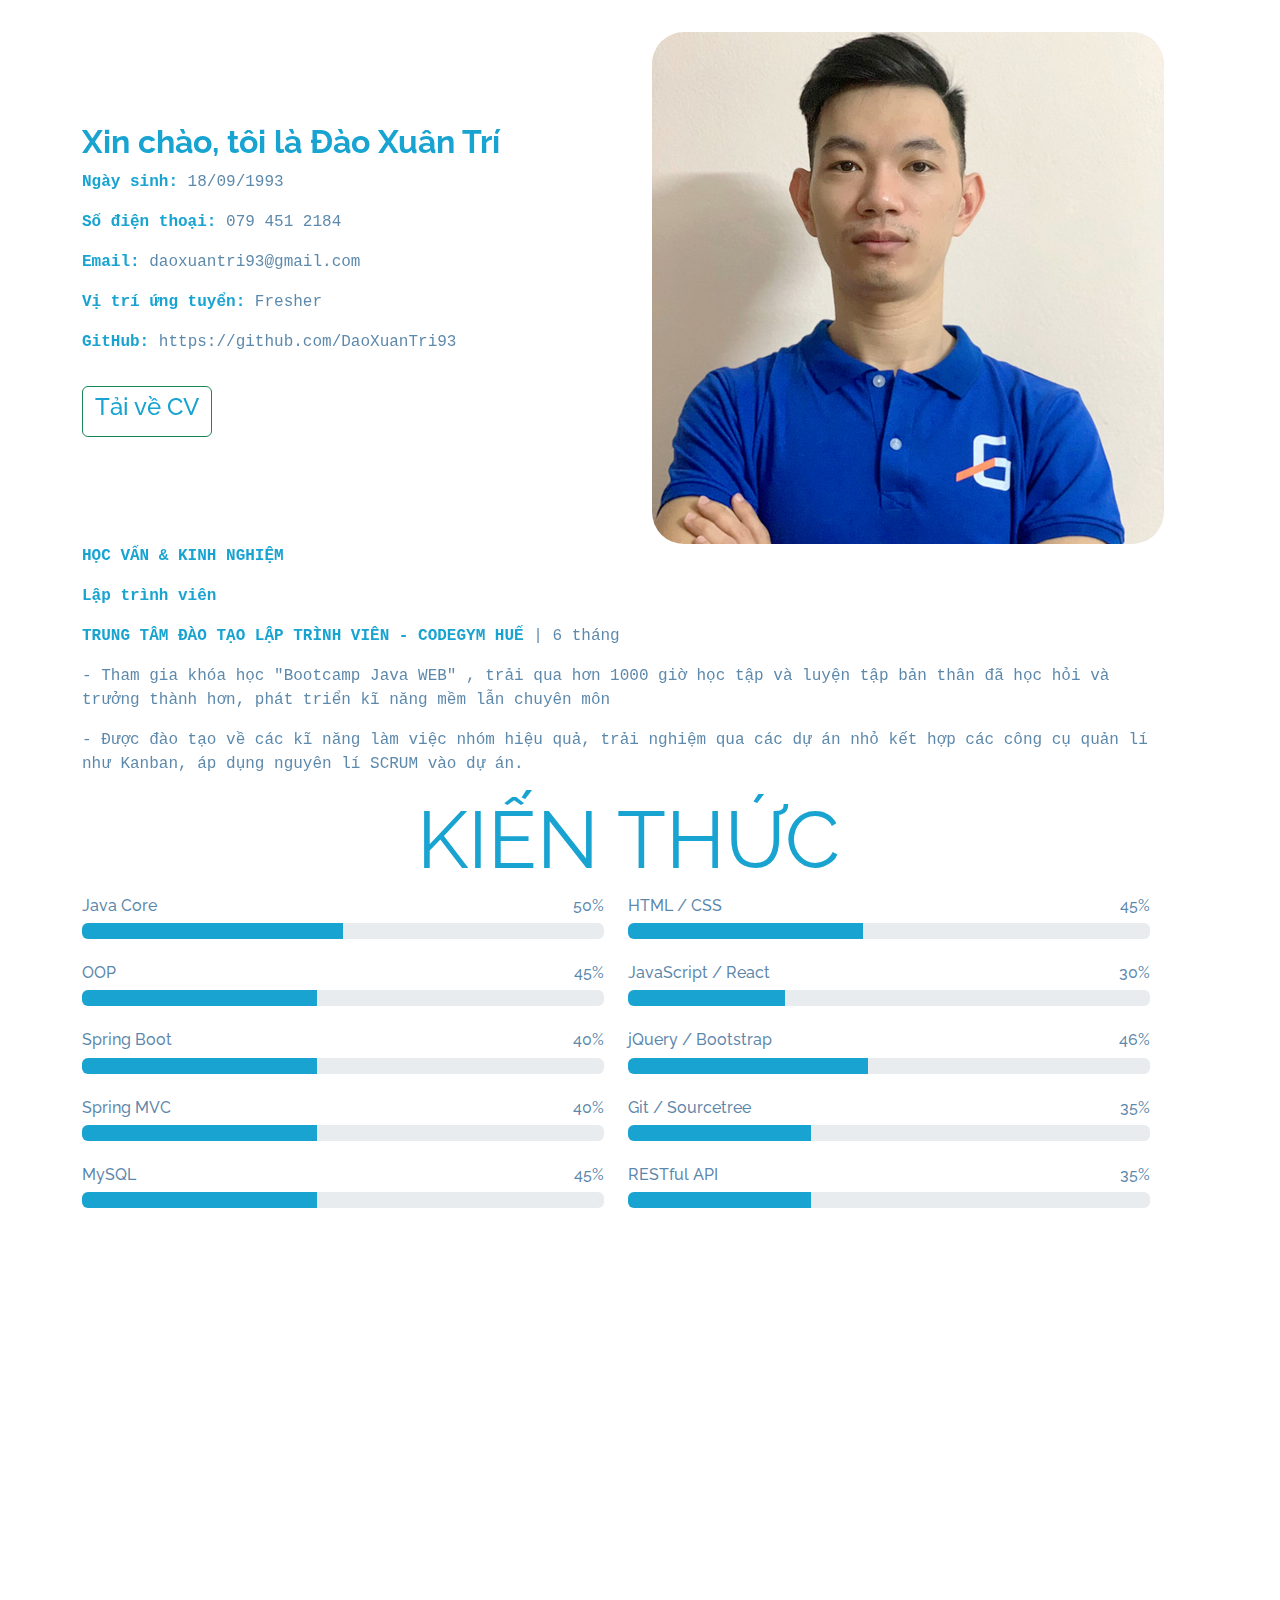
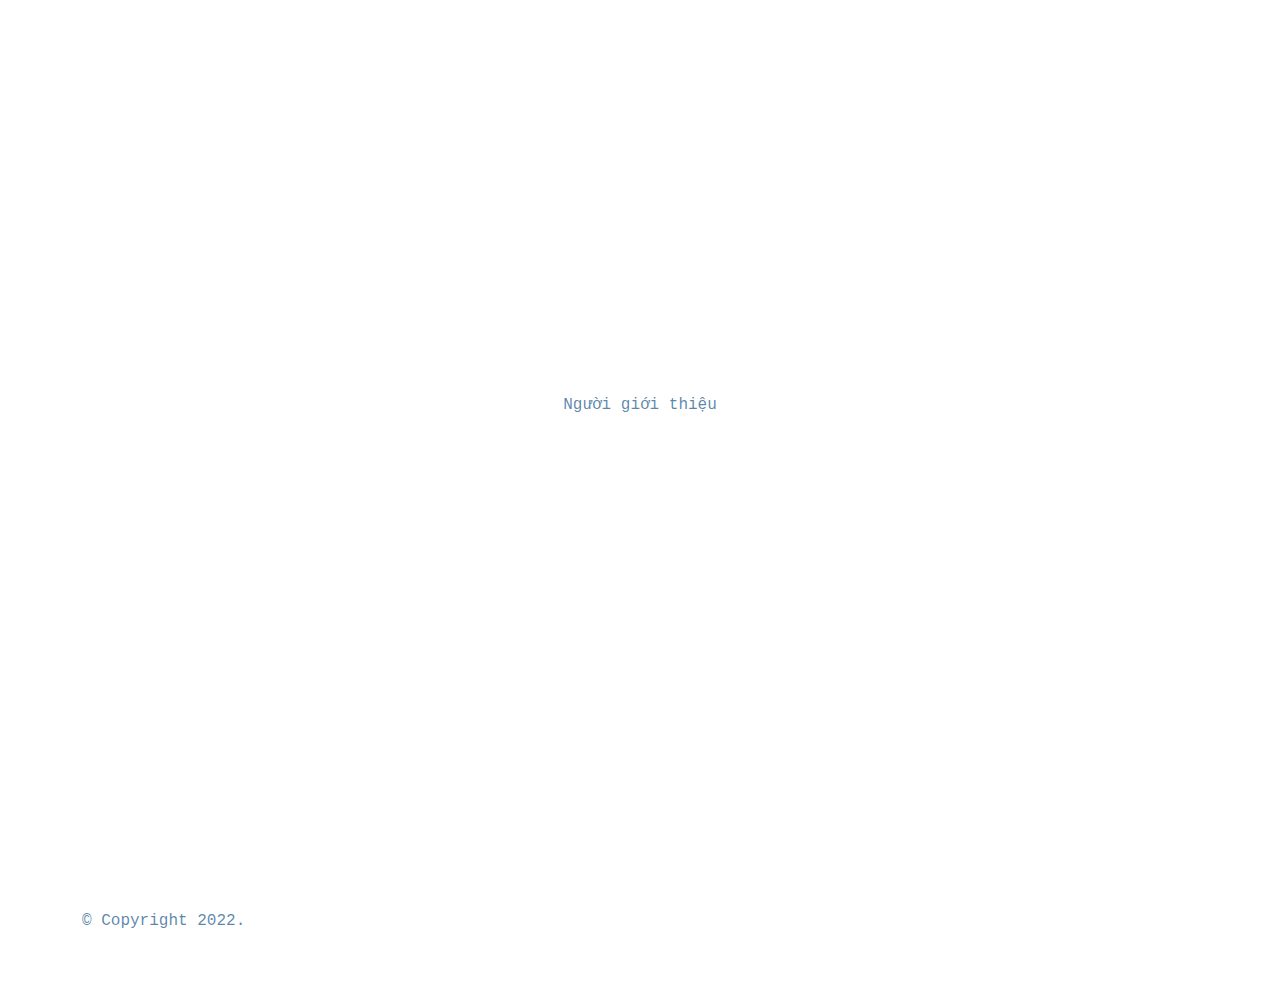
<file: index.html>
<!DOCTYPE html>
<html lang="en">

<head>
  <meta charset="utf-8">
  <meta content="width=device-width, initial-scale=1.0" name="viewport">

  <title>Đào Xuân Trí</title>
  <meta content="" name="description">
  <meta content="" name="keywords">

  <!-- Favicons -->
  <link href="assets/img/tri-banh.png" rel="icon">
  <link href="assets/img/tri-banh.png" rel="apple-touch-icon">

  <!-- Google Fonts -->
  <link
    href="https://fonts.googleapis.com/css?family=https://fonts.googleapis.com/css?family=Inconsolata:400,500,600,700|Raleway:400,400i,500,500i,600,600i,700,700i"
    rel="stylesheet">

  <!-- Vendor CSS Files -->
  <link href="assets/vendor/aos/aos.css" rel="stylesheet">
  <link href="assets/vendor/bootstrap/css/bootstrap.min.css" rel="stylesheet">
  <link href="assets/vendor/bootstrap-icons/bootstrap-icons.css" rel="stylesheet">
  <link href="assets/vendor/swiper/swiper-bundle.min.css" rel="stylesheet">

  <!-- Template Main CSS File -->
  <link href="assets/css/style.css" rel="stylesheet">

  <style>
    .cv {
      color: #18a3d1;

    }

    .cv:hover {
      background-color: #18a3d1;
      color: white;
    }

    .progress div {
      background-color: #18a3d1 !important;
    }
  </style>
  <!-- =======================================================
  * Template Name: MyPortfolio - v4.9.1
  * Template URL: https://bootstrapmade.com/myportfolio-bootstrap-portfolio-website-template/
  * Author: BootstrapMade.com
  * License: https://bootstrapmade.com/license/
  ======================================================== -->
</head>

<body>
  <main id="main">

    <!-- ======= Works Section ======= -->
    <section class="section site-portfolio">
      <div class="container">
        <div class="row mb-2 align-items-center">
          <div class="col-md-6 col-lg-6 mb-4 mb-lg-0" data-aos="fade-up">
            <h2><strong>Xin chào, tôi là Đào Xuân Trí</strong></h2>
            <p><strong>Ngày sinh:</strong> 18/09/1993</p>
            <p><strong>Số điện thoại:</strong> 079 451 2184</p>
            <p><strong>Email:</strong> daoxuantri93@gmail.com</p>
            <p><strong>Vị trí ứng tuyển:</strong> Fresher</p>
            <p><strong>GitHub:</strong> https://github.com/DaoXuanTri93</p>
            <a href="https://github.com/DaoXuanTri93/dao-xuan-tri-cv/raw/main/Dao-Xuan-Tri.pdf" class="btn btn-outline-success my-3 cv" download">
              <h4>Tải về CV</h4>
            </a>

          </div>
          <div class="col-md-6 col-lg-6 mb-4 mb-lg-0" data-aos="fade-up">
            <img src="assets/img/tri.png" alt="" class="rounded-5">
          </div>

          <div class="row" data-aos="fade-up" data-aos-delay="100">
            <div class="col-12">
              <p><strong>HỌC VẤN & KINH NGHIỆM</strong></p>
              <p><strong>Lập trình viên</strong>
              <p><strong>TRUNG TÂM ĐÀO TẠO LẬP TRÌNH VIÊN - CODEGYM HUẾ</strong> | 6 tháng</p>
              <p>
                - Tham gia khóa học "Bootcamp Java WEB" , trải qua hơn 1000 giờ học tập và luyện tập bản thân đã học hỏi
                và trưởng thành hơn, phát triển kĩ năng mềm lẫn chuyên môn
              </p>
              <p>
                - Được đào tạo về các kĩ năng làm việc nhóm hiệu quả, trải nghiệm qua các dự án nhỏ kết hợp các công cụ
                quản lí như Kanban, áp dụng nguyên lí SCRUM vào dự án.</p>
              </p>
            </div>
          </div>

          <div class="row">
            <div class="position-relative d-flex align-items-center justify-content-center">
              <h1 class="display-1 text-uppercase text-white"><strong>Kiến thức</strong></h1>
            </div>
            <div class="row align-items-center">
              <div class="col-md-6">
                <div class="skill mb-4">
                  <div class="d-flex justify-content-between">
                    <h6 class="font-weight-bold">Java Core</h6>
                    <h6 class="font-weight-bold">50%</h6>
                  </div>
                  <div class="progress">
                    <div class="progress-bar bg-primary" style="width: 50%" role="progressbar" aria-valuenow="50"
                      aria-valuemin="0" aria-valuemax="100"></div>
                  </div>
                </div>
                <div class="skill mb-4">
                  <div class="d-flex justify-content-between">
                    <h6 class="font-weight-bold">OOP</h6>
                    <h6 class="font-weight-bold">45%</h6>
                  </div>
                  <div class="progress">
                    <div class="progress-bar bg-warning" style="width: 45%" role="progressbar" aria-valuenow="45"
                      aria-valuemin="0" aria-valuemax="100"></div>
                  </div>
                </div>
                <div class="skill mb-4">
                  <div class="d-flex justify-content-between">
                    <h6 class="font-weight-bold">Spring Boot</h6>
                    <h6 class="font-weight-bold">40%</h6>
                  </div>
                  <div class="progress">
                    <div class="progress-bar bg-danger" style="width: 45%" role="progressbar" aria-valuenow="54"
                      aria-valuemin="0" aria-valuemax="100"></div>
                  </div>
                </div>

                <div class="skill mb-4">
                  <div class="d-flex justify-content-between">
                    <h6 class="font-weight-bold">Spring MVC</h6>
                    <h6 class="font-weight-bold">40%</h6>
                  </div>
                  <div class="progress">
                    <div class="progress-bar bg-dark" style="width: 45%" role="progressbar" aria-valuenow="45"
                      aria-valuemin="0" aria-valuemax="100"></div>
                  </div>
                </div>
                <div class="skill mb-4">
                  <div class="d-flex justify-content-between">
                    <h6 class="font-weight-bold">MySQL</h6>
                    <h6 class="font-weight-bold">45%</h6>
                  </div>
                  <div class="progress">
                    <div class="progress-bar bg-primary" style="width: 45%" role="progressbar" aria-valuenow="50"
                      aria-valuemin="0" aria-valuemax="100"></div>
                  </div>
                </div>
              </div>
              <div class="col-md-6">
                <div class="skill mb-4">
                  <div class="d-flex justify-content-between">
                    <h6 class="font-weight-bold">HTML / CSS</h6>
                    <h6 class="font-weight-bold">45%</h6>
                  </div>
                  <div class="progress">
                    <div class="progress-bar bg-danger" style="width: 45%" role="progressbar" aria-valuenow="54"
                      aria-valuemin="0" aria-valuemax="100"></div>
                  </div>
                </div>
                <div class="skill mb-4">
                  <div class="d-flex justify-content-between">
                    <h6 class="font-weight-bold">JavaScript / React</h6>
                    <h6 class="font-weight-bold">30%</h6>
                  </div>
                  <div class="progress">
                    <div class="progress-bar bg-info" style="width: 30%" role="progressbar" aria-valuenow="30"
                      aria-valuemin="0" aria-valuemax="100"></div>
                  </div>
                </div>

                <div class="skill mb-4">
                  <div class="d-flex justify-content-between">
                    <h6 class="font-weight-bold">jQuery / Bootstrap</h6>
                    <h6 class="font-weight-bold">46%</h6>
                  </div>
                  <div class="progress">
                    <div class="progress-bar bg-danger" style="width: 46%" role="progressbar" aria-valuenow="46"
                      aria-valuemin="0" aria-valuemax="100"></div>
                  </div>
                </div>
                <div class="skill mb-4">
                  <div class="d-flex justify-content-between">
                    <h6 class="font-weight-bold">Git / Sourcetree</h6>
                    <h6 class="font-weight-bold">35%</h6>
                  </div>
                  <div class="progress">
                    <div class="progress-bar bg-info" style="width: 35%" role="progressbar" aria-valuenow="35"
                      aria-valuemin="0" aria-valuemax="100"></div>
                  </div>
                </div>
                <div class="skill mb-4">
                  <div class="d-flex justify-content-between">
                    <h6 class="font-weight-bold">RESTful API</h6>
                    <h6 class="font-weight-bold">35%</h6>
                  </div>
                  <div class="progress">
                    <div class="progress-bar bg-info" style="width: 35%" role="progressbar" aria-valuenow="35"
                      aria-valuemin="0" aria-valuemax="100"></div>
                  </div>
                </div>
              </div>
            </div>
          </div>

          <div class="col-md-12 col-lg-6 text-start" data-aos="fade-up" data-aos-delay="100">
            <div>
              <p class="mt-5 "><strong>Sau đây là một số sản phẩm của tôi:</strong></p>
            </div>
            <div id="filters" class="filters">
              <a href="#" data-filter="*" class="active">Tất Cả</a>
              <a href="#" data-filter=".web">Coffee Midatri </a>
              <a href="#" data-filter=".design">Điện thoại</a>
              <a href="#" data-filter=".branding">Kanban</a>
              <a href="#" data-filter=".photography">Giày</a>
            </div>
          </div>
        </div>
        <div id="portfolio-grid" class="row no-gutter" data-aos="fade-up" data-aos-delay="200">
          <div class="item web col-sm-12">
            <a href="coffee-midatri.html" class="item-wrap fancybox">
              <div class="work-info">
                <h3>Coffee MIDATRI</h3>
                <span>Web</span>
              </div>
              <img class="img-fluid" src="assets/img/midatri-coffe.jpg">
            </a>
          </div>
          <div class="item design col-sm-12">
            <a href="dien-thoai.html" class="item-wrap fancybox">
              <div class="work-info">
                <h3>Bán Hàng Điện Thoại</h3>
              </div>
              <img class="img-fluid" src="assets/img/ban-dien-thoai.jpg">
            </a>
          </div>


          <div class="item branding col-sm-12">
            <a href="kan-ban.html" class="item-wrap fancybox">
              <div class="work-info">
                <h3>KanBan</h3>
              </div>
              <img class="img-fluid" src="assets/img/kanban.jpg">
            </a>
          </div>



          <div class="item photography col-sm-12">
            <a href="giay.html" class="item-wrap fancybox">
              <div class="work-info">
                <h3>Quản Lý Bán Giày</h3>
              </div>
              <img class="img-fluid" src="assets/img/shop-shoes.jpg">
            </a>
          </div>
          <!-- <div class="item photography col-sm-6 col-md-4 col-lg-4 mb-4">
            <a href="work-single.html" class="item-wrap fancybox">
              <div class="work-info">
                <h3>Kitchen Sink</h3>
                <span>Photography</span>
              </div>
              <img class="img-fluid" src="assets/img/img_5.jpg">
            </a>
          </div>
          <div class="item branding col-sm-6 col-md-4 col-lg-4 mb-4"> -->
          <!-- <a href="work-single.html" class="item-wrap fancybox">
              <div class="work-info">
                <h3>Amazon</h3>
                <span>brandingn</span>
              </div>
              <img class="img-fluid" src="assets/img/img_6.jpg">
            </a>
          </div>
        </div> -->
        </div>

    </section><!-- End  Works Section -->



    <!-- End Clients Section -->

    <!-- ======= Services Section ======= -->
    <!-- <section class="section services">
      <div class="container">
        <div class="row justify-content-center text-center mb-4">
          <div class="col-5">
            <h3 class="h3 heading">Thông tin của tôi</h3>
          </div>
        </div>
        <div class="row">

          <div class="col-6">
            <i class="bi bi-card-checklist"></i>
            <h4 class="h4 mb-2 fw-bold">Kinh Nghiệm</h4>
            <p>Đã đi làm 3 năm tại Công ty trách nhiệm hữu hạn một thành viên Thực Phẩm Huế</p>

          </div>
          <div class="col-6 text-end">
            <i class="bi bi-binoculars"></i>
            <h4 class="h4 mb-2 fw-bold">CodeGym Huế</h4>
            <p>6 tháng đào tạo tại trung tâm CodeGym Huế</p>
            <li>HTML, CSS, JAVASCRIP, JQUERY</li>
            <li>BOOTSTRAP, REACTJS</li>
            <li>MYSQL, SERVLET, MVC, SPRING BOOT </li>
          </div>
        </div>
      </div>
    </section> -->
    <!-- End Services Section -->


    <div class="row">
      <div class="col-12 text-center my-3 ">Người giới thiệu</div>
    </div>
    <!-- ======= Testimonials Section ======= -->
    <section class="section pt-0">
      <div class="container">

        <div class="testimonials-slider swiper" data-aos="fade-up" data-aos-delay="100">
          <div class="swiper-wrapper">



            <div class="swiper-slide">
              <div class="testimonial-wrap">
                <div class="testimonial">
                  <img src="assets/img/anhKhoa.jpeg" alt="Image" class="img-fluid">
                  <blockquote>
                    <p><strong>Anh</strong> Nguyễn Hữu Anh Khoa</p>
                    <p><strong>Tổng Giám đốc</strong> Trung tâm Codegym Huế</p>
                    <p><strong>Email:</strong> khoa.nguyen@codegym.vn</p>
                    <p><strong>Số điện thoại:</strong> 0935 216 417</p>
                  </blockquote>
                </div>
              </div>
            </div><!-- End testimonial item -->

          </div>
          <div class="swiper-pagination"></div>
        </div>

      </div>
    </section><!-- End Testimonials Section -->

  </main><!-- End #main -->

  <!-- ======= Footer ======= -->
  <footer class="footer" role="contentinfo">
    <div class="container">
      <div class="row">
        <div class="col-sm-6">
          <p class="mb-1">&copy; Copyright 2022. </p>
          <div class="credits">
          </div>
        </div>
        <!-- <div class="col-sm-6 social text-md-end">
          <a href="#"><span class="bi bi-twitter"></span></a>
          <a href="#"><span class="bi bi-facebook"></span></a>
          <a href="#"><span class="bi bi-instagram"></span></a>
          <a href="#"><span class="bi bi-linkedin"></span></a>
        </div> -->
      </div>
    </div>
  </footer>



  <!-- Vendor JS Files -->
  <script src="assets/vendor/aos/aos.js"></script>
  <script src="assets/vendor/bootstrap/js/bootstrap.bundle.min.js"></script>
  <script src="assets/vendor/isotope-layout/isotope.pkgd.min.js"></script>
  <script src="assets/vendor/swiper/swiper-bundle.min.js"></script>
  <script src="assets/vendor/php-email-form/validate.js"></script>

  <!-- Template Main JS File -->
  <script src="assets/js/main.js"></script>

</body>

</html>
</file>
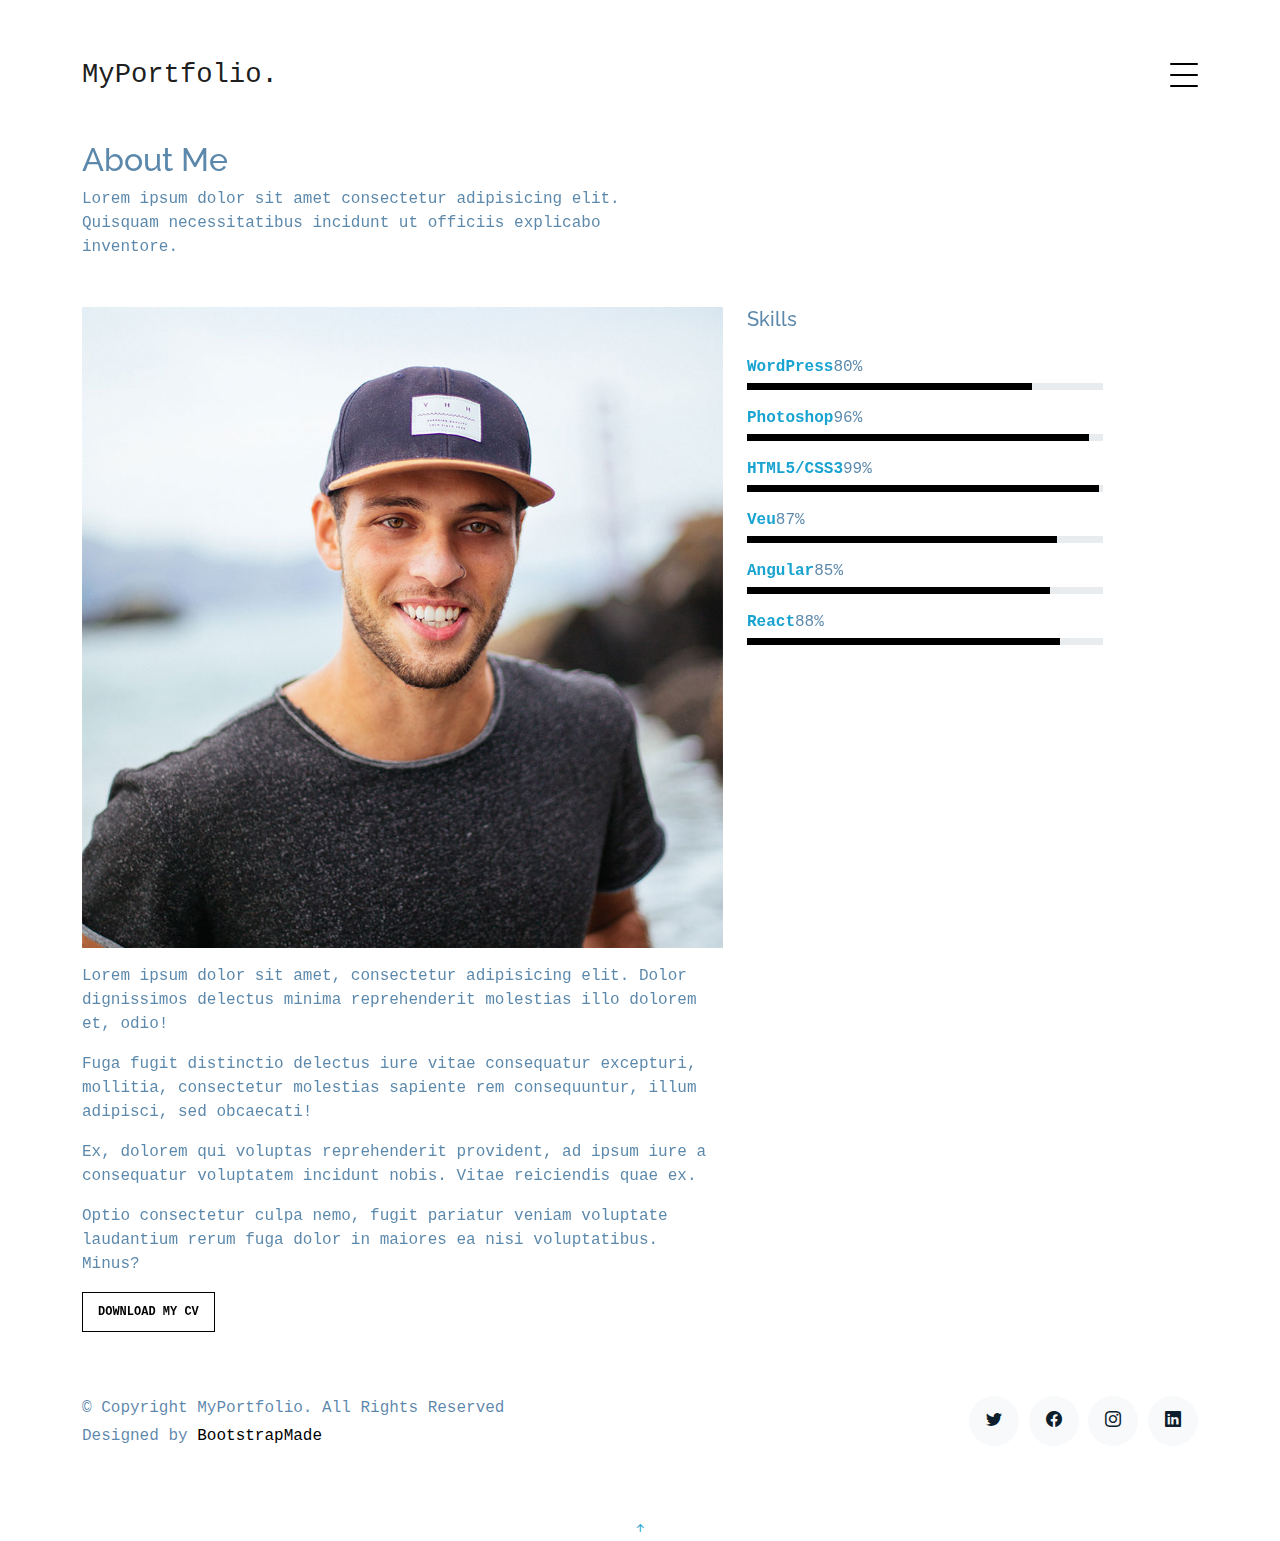
<file: about.html>
<!DOCTYPE html>
<html lang="en">

<head>
  <meta charset="utf-8">
  <meta content="width=device-width, initial-scale=1.0" name="viewport">

  <title>MyPortfolio Bootstrap Template - About</title>
  <meta content="" name="description">
  <meta content="" name="keywords">

  <!-- Favicons -->
  <link href="assets/img/favicon.png" rel="icon">
  <link href="assets/img/apple-touch-icon.png" rel="apple-touch-icon">

  <!-- Google Fonts -->
  <link href="https://fonts.googleapis.com/css?family=https://fonts.googleapis.com/css?family=Inconsolata:400,500,600,700|Raleway:400,400i,500,500i,600,600i,700,700i" rel="stylesheet">

  <!-- Vendor CSS Files -->
  <link href="assets/vendor/aos/aos.css" rel="stylesheet">
  <link href="assets/vendor/bootstrap/css/bootstrap.min.css" rel="stylesheet">
  <link href="assets/vendor/bootstrap-icons/bootstrap-icons.css" rel="stylesheet">
  <link href="assets/vendor/swiper/swiper-bundle.min.css" rel="stylesheet">

  <!-- Template Main CSS File -->
  <link href="assets/css/style.css" rel="stylesheet">

  <!-- =======================================================
  * Template Name: MyPortfolio - v4.9.1
  * Template URL: https://bootstrapmade.com/myportfolio-bootstrap-portfolio-website-template/
  * Author: BootstrapMade.com
  * License: https://bootstrapmade.com/license/
  ======================================================== -->
</head>

<body>

  <!-- ======= Navbar ======= -->
  <div class="collapse navbar-collapse custom-navmenu" id="main-navbar">
    <div class="container py-2 py-md-5">
      <div class="row align-items-start">
        <div class="col-md-2">
          <ul class="custom-menu">
            <li><a href="index.html">Home</a></li>
            <li class="active"><a href="about.html">About Me</a></li>
            <li><a href="services.html">Services</a></li>
            <li><a href="works.html">Works</a></li>
            <li><a href="contact.html">Contact</a></li>
          </ul>
        </div>
        <div class="col-md-6 d-none d-md-block  mr-auto">
          <div class="tweet d-flex">
            <span class="bi bi-twitter text-white mt-2 mr-3"></span>
            <div>
              <p><em>Lorem ipsum dolor sit amet consectetur adipisicing elit. Quisquam necessitatibus incidunt ut officiis explicabo inventore. <br> <a href="#">t.co/v82jsk</a></em></p>
            </div>
          </div>
        </div>
        <div class="col-md-4 d-none d-md-block">
          <h3>Hire Me</h3>
          <p>Lorem ipsum dolor sit amet consectetur adipisicing elit. Quisquam necessitatibus incidunt ut officiisexplicabo inventore. <br> <a href="#">myemail@gmail.com</a></p>
        </div>
      </div>

    </div>
  </div>

  <nav class="navbar navbar-light custom-navbar">
    <div class="container">
      <a class="navbar-brand" href="index.html">MyPortfolio.</a>
      <a href="#" class="burger" data-bs-toggle="collapse" data-bs-target="#main-navbar">
        <span></span>
      </a>
    </div>
  </nav>

  <main id="main">

    <section class="section pb-5">
      <div class="container">
        <div class="row mb-5 align-items-end">
          <div class="col-md-6" data-aos="fade-up">

            <h2>About Me</h2>
            <p class="mb-0">Lorem ipsum dolor sit amet consectetur adipisicing elit. Quisquam necessitatibus incidunt ut
              officiis explicabo inventore.</p>
          </div>

        </div>

        <div class="row">
          <div class="col-md-4 ml-auto order-2" data-aos="fade-up">
            <h3 class="h3 mb-4">Skills</h3>
            <ul class="list-unstyled">
              <li class="mb-3">
                <div class="d-flex mb-1">
                  <strong>WordPress</strong>
                  <span class="ml-auto">80%</span>
                </div>
                <div class="progress custom-progress">
                  <div class="progress-bar" role="progressbar" style="width: 80%" aria-valuenow="80" aria-valuemin="0" aria-valuemax="100"></div>
                </div>
              </li>
              <li class="mb-3">
                <div class="d-flex mb-1">
                  <strong>Photoshop</strong>
                  <span class="ml-auto">96%</span>
                </div>
                <div class="progress custom-progress">
                  <div class="progress-bar" role="progressbar" style="width: 96%" aria-valuenow="96" aria-valuemin="0" aria-valuemax="100"></div>
                </div>
              </li>
              <li class="mb-3">
                <div class="d-flex mb-1">
                  <strong>HTML5/CSS3</strong>
                  <span class="ml-auto">99%</span>
                </div>
                <div class="progress custom-progress">
                  <div class="progress-bar" role="progressbar" style="width: 99%" aria-valuenow="99" aria-valuemin="0" aria-valuemax="100"></div>
                </div>
              </li>
              <li class="mb-3">
                <div class="d-flex mb-1">
                  <strong>Veu</strong>
                  <span class="ml-auto">87%</span>
                </div>
                <div class="progress custom-progress">
                  <div class="progress-bar" role="progressbar" style="width: 87%" aria-valuenow="87" aria-valuemin="0" aria-valuemax="100"></div>
                </div>
              </li>
              <li class="mb-3">
                <div class="d-flex mb-1">
                  <strong>Angular</strong>
                  <span class="ml-auto">85%</span>
                </div>
                <div class="progress custom-progress">
                  <div class="progress-bar" role="progressbar" style="width: 85%" aria-valuenow="85" aria-valuemin="0" aria-valuemax="100"></div>
                </div>
              </li>
              <li class="mb-3">
                <div class="d-flex mb-1">
                  <strong>React</strong>
                  <span class="ml-auto">88%</span>
                </div>
                <div class="progress custom-progress">
                  <div class="progress-bar" role="progressbar" style="width: 88%" aria-valuenow="88" aria-valuemin="0" aria-valuemax="100"></div>
                </div>
              </li>
            </ul>
          </div>

          <div class="col-md-7 mb-5 mb-md-0" data-aos="fade-up">
            <p><img src="assets/img/person_1_sq.jpg" alt="Image" class="img-fluid"></p>
            <p>Lorem ipsum dolor sit amet, consectetur adipisicing elit. Dolor dignissimos delectus minima reprehenderit
              molestias illo dolorem et, odio!</p>
            <p>Fuga fugit distinctio delectus iure vitae consequatur excepturi, mollitia, consectetur molestias sapiente
              rem consequuntur, illum adipisci, sed obcaecati!</p>
            <p>Ex, dolorem qui voluptas reprehenderit provident, ad ipsum iure a consequatur voluptatem incidunt nobis.
              Vitae reiciendis quae ex.</p>
            <p>Optio consectetur culpa nemo, fugit pariatur veniam voluptate laudantium rerum fuga dolor in maiores ea
              nisi voluptatibus. Minus?</p>
            <p><a href="#" class="readmore">Download my CV</a></p>
          </div>

        </div>

      </div>

    </section>

  </main><!-- End #main -->

  <!-- ======= Footer ======= -->
  <footer class="footer" role="contentinfo">
    <div class="container">
      <div class="row">
        <div class="col-sm-6">
          <p class="mb-1">&copy; Copyright MyPortfolio. All Rights Reserved</p>
          <div class="credits">
            <!--
            All the links in the footer should remain intact.
            You can delete the links only if you purchased the pro version.
            Licensing information: https://bootstrapmade.com/license/
            Purchase the pro version with working PHP/AJAX contact form: https://bootstrapmade.com/buy/?theme=MyPortfolio
          -->
            Designed by <a href="https://bootstrapmade.com/">BootstrapMade</a>
          </div>
        </div>
        <div class="col-sm-6 social text-md-end">
          <a href="#"><span class="bi bi-twitter"></span></a>
          <a href="#"><span class="bi bi-facebook"></span></a>
          <a href="#"><span class="bi bi-instagram"></span></a>
          <a href="#"><span class="bi bi-linkedin"></span></a>
        </div>
      </div>
    </div>
  </footer>

  <a href="#" class="back-to-top d-flex align-items-center justify-content-center"><i class="bi bi-arrow-up-short"></i></a>

  <!-- Vendor JS Files -->
  <script src="assets/vendor/aos/aos.js"></script>
  <script src="assets/vendor/bootstrap/js/bootstrap.bundle.min.js"></script>
  <script src="assets/vendor/isotope-layout/isotope.pkgd.min.js"></script>
  <script src="assets/vendor/swiper/swiper-bundle.min.js"></script>
  <script src="assets/vendor/php-email-form/validate.js"></script>

  <!-- Template Main JS File -->
  <script src="assets/js/main.js"></script>

</body>

</html>
</file>
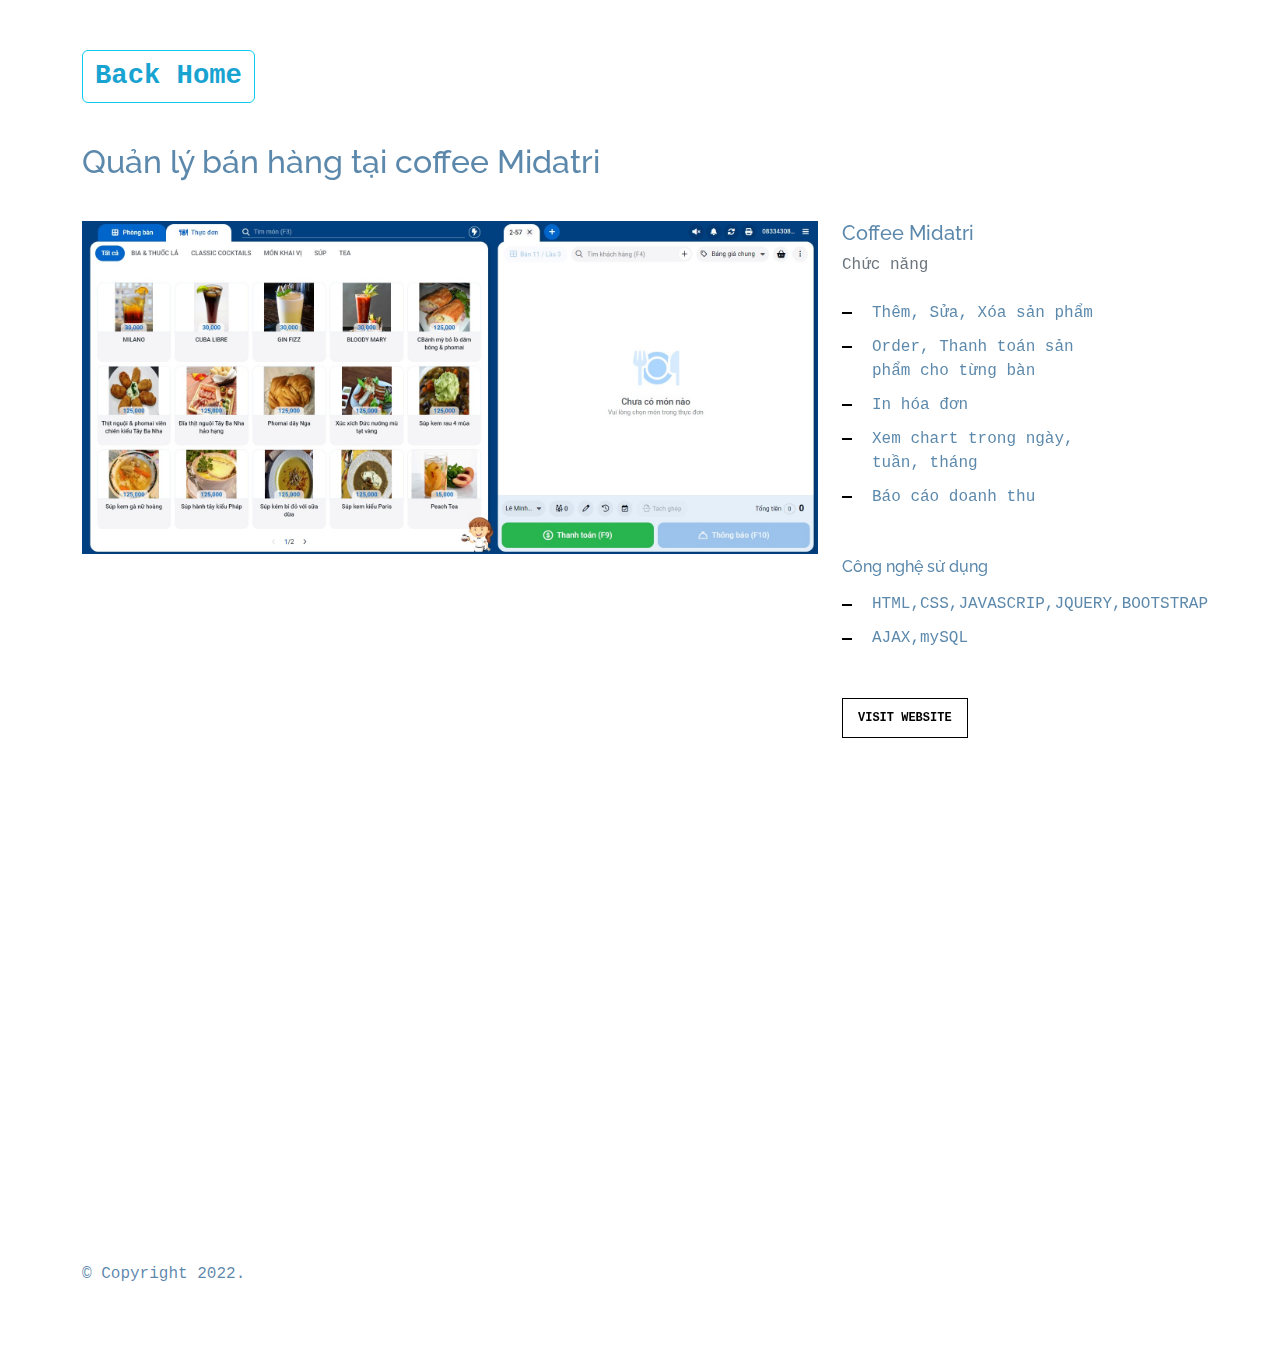
<file: coffee-midatri.html>
<!DOCTYPE html>
<html lang="en">

<head>
  <meta charset="utf-8">
  <meta content="width=device-width, initial-scale=1.0" name="viewport">

  <title>Coffee Midatri</title>
  <meta content="" name="description">
  <meta content="" name="keywords">

  <!-- Favicons -->
  <link href="assets/img/tri-banh.png" rel="icon">
  <link href="assets/img/tri-banh.png" rel="apple-touch-icon">

  <!-- Google Fonts -->
  <link
    href="https://fonts.googleapis.com/css?family=https://fonts.googleapis.com/css?family=Inconsolata:400,500,600,700|Raleway:400,400i,500,500i,600,600i,700,700i"
    rel="stylesheet">

  <!-- Vendor CSS Files -->
  <link href="assets/vendor/aos/aos.css" rel="stylesheet">
  <link href="assets/vendor/bootstrap/css/bootstrap.min.css" rel="stylesheet">
  <link href="assets/vendor/bootstrap-icons/bootstrap-icons.css" rel="stylesheet">
  <link href="assets/vendor/swiper/swiper-bundle.min.css" rel="stylesheet">

  <!-- Template Main CSS File -->
  <link href="assets/css/style.css" rel="stylesheet">

  <style>
   
  </style>
  <!-- =======================================================
  * Template Name: MyPortfolio - v4.9.1
  * Template URL: https://bootstrapmade.com/myportfolio-bootstrap-portfolio-website-template/
  * Author: BootstrapMade.com
  * License: https://bootstrapmade.com/license/
  ======================================================== -->
</head>

<body>
  <nav class="navbar navbar-light custom-navbar">
    <div class="container">
      <a class="navbar-brand btn btn-outline-info cv" href="index.html" ><strong>Back Home</strong></a>
    </div>
  </nav>

  <main id="main">

    <section class="section">
      <div class="container">
        <div class="row mb-4 align-items-center">
          <div class="col-md-6" data-aos="fade-up">
            <h2>Quản lý bán hàng tại coffee Midatri</h2>
            <p></p>
          </div>
        </div>
      </div>

      <div class="site-section pb-0">
        <div class="container">
          <div class="row align-items-stretch">
            <div class="col-md-8" data-aos="fade-up">
              <img src="assets/img/midatri-coffe.jpg" alt="Image" class="img-fluid">
            </div>
            <div class="col-md-3 ml-auto" data-aos="fade-up" data-aos-delay="100">
              <div class="sticky-content">
                <h3 class="h3">Coffee Midatri</h3>
                <p class="mb-4"><span class="text-muted">Chức năng</span></p>

                <div class="mb-5">
                  <ul class="list-unstyled list-line mb-5">
                    <li>Thêm, Sửa, Xóa sản phẩm</li>
                    <li>Order, Thanh toán sản phẩm cho từng bàn</li>
                    <li>In hóa đơn</li>
                    <li>Xem chart trong ngày, tuần, tháng</li>
                    <li>Báo cáo doanh thu</li>
                  </ul>
                </div>

                <h4 class="h4 mb-3">Công nghệ sử dụng</h4>
                <ul class="list-unstyled list-line mb-5">
                  <li>HTML,CSS,JAVASCRIP,JQUERY,BOOTSTRAP</li>
                  <li>AJAX,mySQL</li>
                </ul>

                <p><a href="https://midatri.tk/login" class="readmore">Visit Website</a></p>
              </div>
            </div>
          </div>
        </div>
    </section>

    <!-- ======= Testimonials Section ======= -->
    <section class="section pt-0">
      <div class="container">

        <div class="testimonials-slider swiper" data-aos="fade-up" data-aos-delay="100">
          <div class="swiper-wrapper">

            <div class="swiper-slide">
              <div class="testimonial-wrap">
                <div class="testimonial">
                  <img src="assets/img/anhKhoa.jpeg" alt="Image" class="img-fluid">
                  <blockquote>
                    <p><strong>Anh</strong> Nguyễn Hữu Anh Khoa</p>
                    <p><strong>Tổng Giám đốc</strong> Trung tâm Codegym Huế</p>
                    <p><strong>Email:</strong> khoa.nguyen@codegym.vn</p>
                    <p><strong>Số điện thoại:</strong> 0935 216 417</p>
                  </blockquote>
                </div>
              </div>
            </div>

          </div>
          <div class="swiper-pagination"></div>
        </div>

      </div>
    </section><!-- End Testimonials Section -->

  </main><!-- End #main -->

  <!-- ======= Footer ======= -->
  <footer class="footer" role="contentinfo">
    <div class="container">
      <div class="row">
        <div class="col-sm-6">
          <p class="mb-1">&copy; Copyright 2022. </p>
        </div>
      </div>
    </div>
  </footer>


  <!-- Vendor JS Files -->
  <script src="assets/vendor/aos/aos.js"></script>
  <script src="assets/vendor/bootstrap/js/bootstrap.bundle.min.js"></script>
  <script src="assets/vendor/isotope-layout/isotope.pkgd.min.js"></script>
  <script src="assets/vendor/swiper/swiper-bundle.min.js"></script>
  <script src="assets/vendor/php-email-form/validate.js"></script>

  <!-- Template Main JS File -->
  <script src="assets/js/main.js"></script>

</body>

</html>
</file>
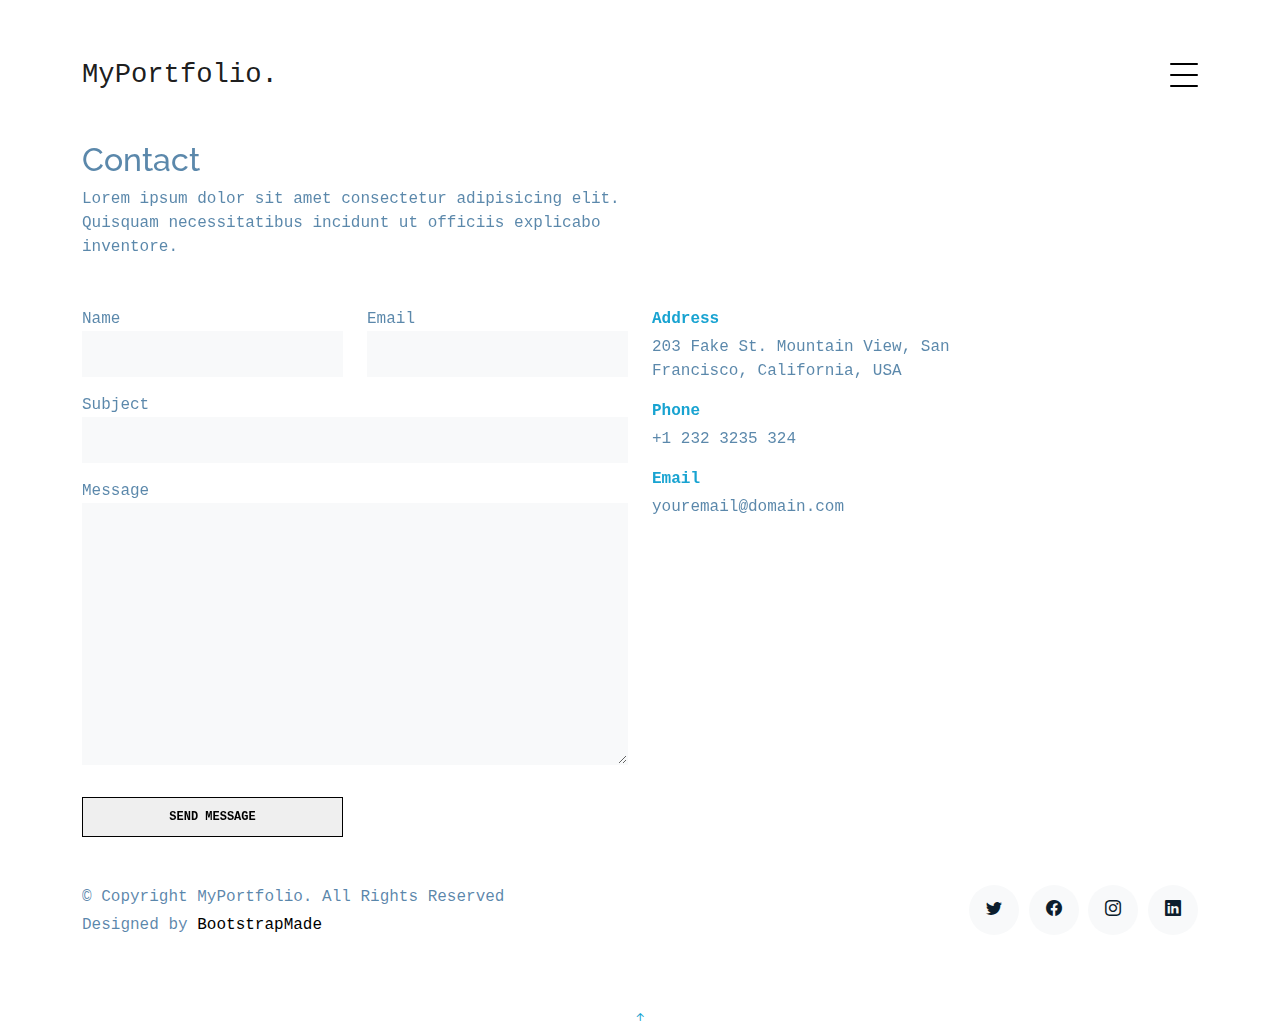
<file: contact.html>
<!DOCTYPE html>
<html lang="en">

<head>
  <meta charset="utf-8">
  <meta content="width=device-width, initial-scale=1.0" name="viewport">

  <title>MyPortfolio Bootstrap Template - Contact</title>
  <meta content="" name="description">
  <meta content="" name="keywords">

  <!-- Favicons -->
  <link href="assets/img/favicon.png" rel="icon">
  <link href="assets/img/apple-touch-icon.png" rel="apple-touch-icon">

  <!-- Google Fonts -->
  <link href="https://fonts.googleapis.com/css?family=https://fonts.googleapis.com/css?family=Inconsolata:400,500,600,700|Raleway:400,400i,500,500i,600,600i,700,700i" rel="stylesheet">

  <!-- Vendor CSS Files -->
  <link href="assets/vendor/aos/aos.css" rel="stylesheet">
  <link href="assets/vendor/bootstrap/css/bootstrap.min.css" rel="stylesheet">
  <link href="assets/vendor/bootstrap-icons/bootstrap-icons.css" rel="stylesheet">
  <link href="assets/vendor/swiper/swiper-bundle.min.css" rel="stylesheet">

  <!-- Template Main CSS File -->
  <link href="assets/css/style.css" rel="stylesheet">

  <!-- =======================================================
  * Template Name: MyPortfolio - v4.9.1
  * Template URL: https://bootstrapmade.com/myportfolio-bootstrap-portfolio-website-template/
  * Author: BootstrapMade.com
  * License: https://bootstrapmade.com/license/
  ======================================================== -->
</head>

<body>

  <!-- ======= Navbar ======= -->
  <div class="collapse navbar-collapse custom-navmenu" id="main-navbar">
    <div class="container py-2 py-md-5">
      <div class="row align-items-start">
        <div class="col-md-2">
          <ul class="custom-menu">
            <li><a href="index.html">Home</a></li>
            <li><a href="about.html">About Me</a></li>
            <li><a href="services.html">Services</a></li>
            <li><a href="works.html">Works</a></li>
            <li class="active"><a href="contact.html">Contact</a></li>
          </ul>
        </div>
        <div class="col-md-6 d-none d-md-block  mr-auto">
          <div class="tweet d-flex">
            <span class="bi bi-twitter text-white mt-2 mr-3"></span>
            <div>
              <p><em>Lorem ipsum dolor sit amet consectetur adipisicing elit. Quisquam necessitatibus incidunt ut officiis explicabo inventore. <br> <a href="#">t.co/v82jsk</a></em></p>
            </div>
          </div>
        </div>
        <div class="col-md-4 d-none d-md-block">
          <h3>Hire Me</h3>
          <p>Lorem ipsum dolor sit amet consectetur adipisicing elit. Quisquam necessitatibus incidunt ut officiisexplicabo inventore. <br> <a href="#">myemail@gmail.com</a></p>
        </div>
      </div>

    </div>
  </div>

  <nav class="navbar navbar-light custom-navbar">
    <div class="container">
      <a class="navbar-brand" href="index.html">MyPortfolio.</a>
      <a href="#" class="burger" data-bs-toggle="collapse" data-bs-target="#main-navbar">
        <span></span>
      </a>
    </div>
  </nav>

  <main id="main">

    <section class="section pb-5">
      <div class="container">

        <div class="row mb-5 align-items-end">
          <div class="col-md-6" data-aos="fade-up">
            <h2>Contact</h2>
            <p class="mb-0">Lorem ipsum dolor sit amet consectetur adipisicing elit. Quisquam necessitatibus incidunt ut
              officiis explicabo inventore.
            </p>
          </div>

        </div>

        <div class="row">
          <div class="col-md-6 mb-5 mb-md-0" data-aos="fade-up">

            <form action="forms/contact.php" method="post" role="form" class="php-email-form">

              <div class="row gy-3">
                <div class="col-md-6 form-group">
                  <label for="name">Name</label>
                  <input type="text" name="name" class="form-control" id="name" required>
                </div>
                <div class="col-md-6 form-group">
                  <label for="name">Email</label>
                  <input type="email" class="form-control" name="email" id="email" required>
                </div>
                <div class="col-md-12 form-group">
                  <label for="name">Subject</label>
                  <input type="text" class="form-control" name="subject" id="subject" required>
                </div>
                <div class="col-md-12 form-group">
                  <label for="name">Message</label>
                  <textarea class="form-control" name="message" cols="30" rows="10" required></textarea>
                </div>

                <div class="col-md-12 my-3">
                  <div class="loading">Loading</div>
                  <div class="error-message"></div>
                  <div class="sent-message">Your message has been sent. Thank you!</div>
                </div>

                <div class="col-md-6 mt-0 form-group">
                  <input type="submit" class="readmore d-block w-100" value="Send Message">
                </div>
              </div>

            </form>

          </div>

          <div class="col-md-4 ml-auto order-2" data-aos="fade-up">
            <ul class="list-unstyled">
              <li class="mb-3">
                <strong class="d-block mb-1">Address</strong>
                <span>203 Fake St. Mountain View, San Francisco, California, USA</span>
              </li>
              <li class="mb-3">
                <strong class="d-block mb-1">Phone</strong>
                <span>+1 232 3235 324</span>
              </li>
              <li class="mb-3">
                <strong class="d-block mb-1">Email</strong>
                <span>youremail@domain.com</span>
              </li>
            </ul>
          </div>

        </div>

      </div>

    </section>

  </main><!-- End #main -->

  <!-- ======= Footer ======= -->
  <footer class="footer" role="contentinfo">
    <div class="container">
      <div class="row">
        <div class="col-sm-6">
          <p class="mb-1">&copy; Copyright MyPortfolio. All Rights Reserved</p>
          <div class="credits">
            <!--
            All the links in the footer should remain intact.
            You can delete the links only if you purchased the pro version.
            Licensing information: https://bootstrapmade.com/license/
            Purchase the pro version with working PHP/AJAX contact form: https://bootstrapmade.com/buy/?theme=MyPortfolio
          -->
            Designed by <a href="https://bootstrapmade.com/">BootstrapMade</a>
          </div>
        </div>
        <div class="col-sm-6 social text-md-end">
          <a href="#"><span class="bi bi-twitter"></span></a>
          <a href="#"><span class="bi bi-facebook"></span></a>
          <a href="#"><span class="bi bi-instagram"></span></a>
          <a href="#"><span class="bi bi-linkedin"></span></a>
        </div>
      </div>
    </div>
  </footer>

  <a href="#" class="back-to-top d-flex align-items-center justify-content-center"><i class="bi bi-arrow-up-short"></i></a>

  <!-- Vendor JS Files -->
  <script src="assets/vendor/aos/aos.js"></script>
  <script src="assets/vendor/bootstrap/js/bootstrap.bundle.min.js"></script>
  <script src="assets/vendor/isotope-layout/isotope.pkgd.min.js"></script>
  <script src="assets/vendor/swiper/swiper-bundle.min.js"></script>
  <script src="assets/vendor/php-email-form/validate.js"></script>

  <!-- Template Main JS File -->
  <script src="assets/js/main.js"></script>

</body>

</html>
</file>
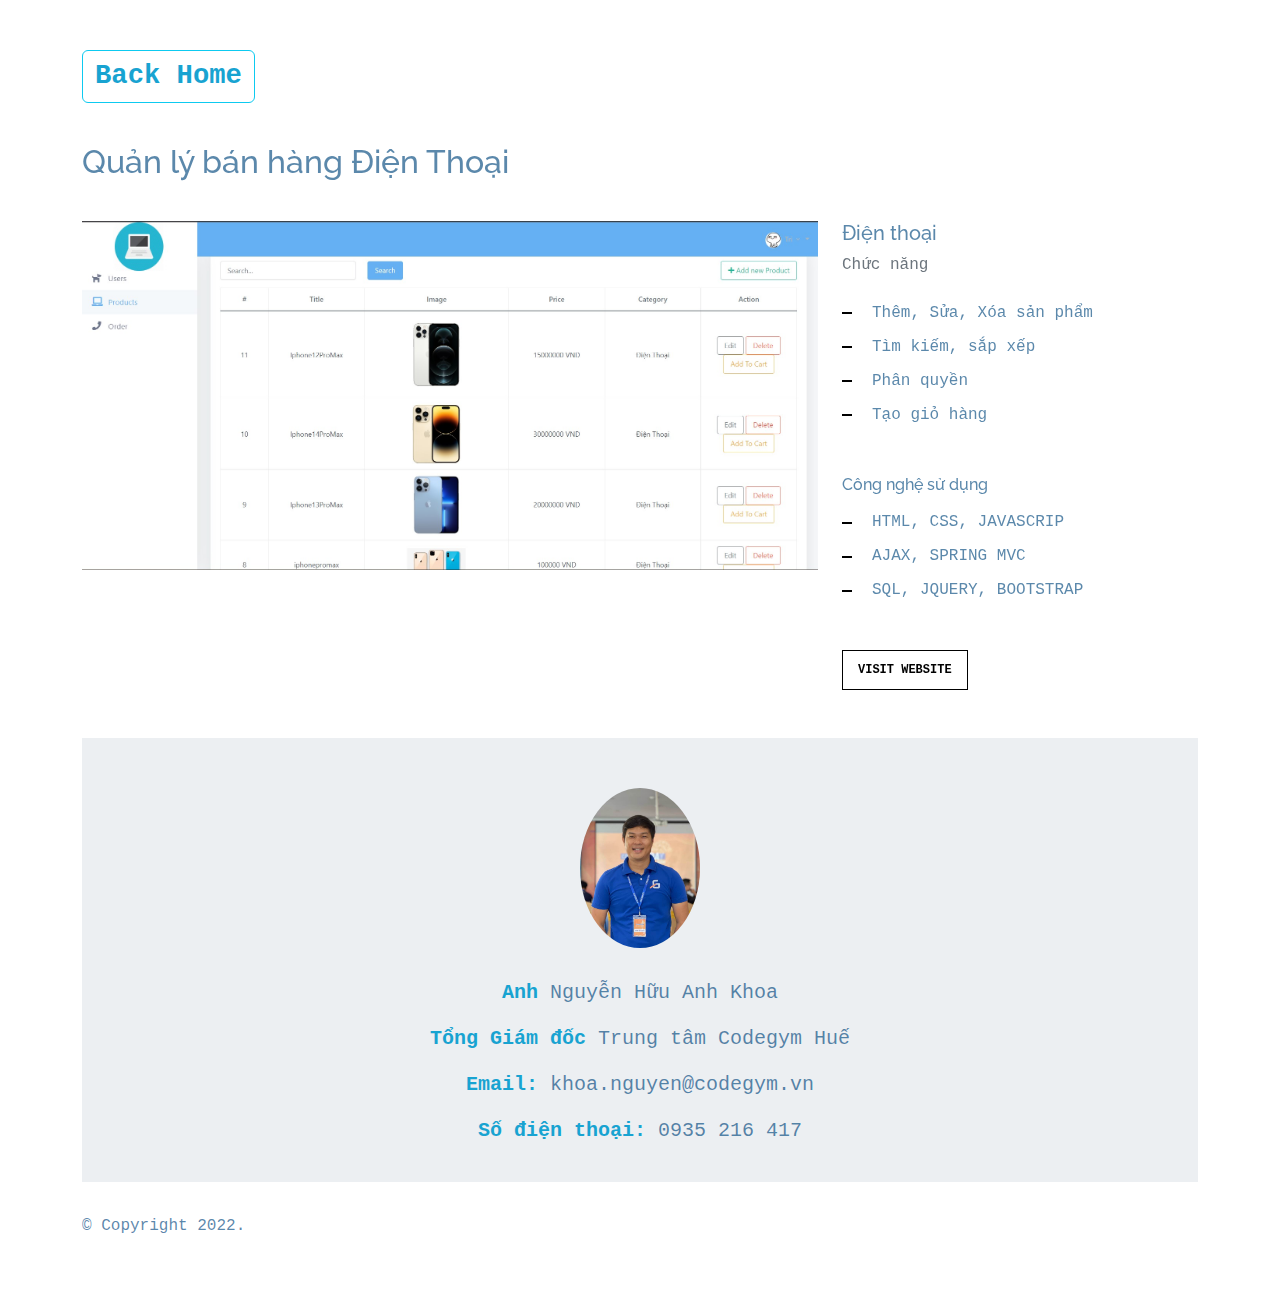
<file: dien-thoai.html>
<!DOCTYPE html>
<html lang="en">

<head>
  <meta charset="utf-8">
  <meta content="width=device-width, initial-scale=1.0" name="viewport">

  <title>Điện Thoại</title>
  <meta content="" name="description">
  <meta content="" name="keywords">

  <!-- Favicons -->
  <link href="assets/img/tri-banh.png" rel="icon">
  <link href="assets/img/tri-banh.png" rel="apple-touch-icon">

  <!-- Google Fonts -->
  <link
    href="https://fonts.googleapis.com/css?family=https://fonts.googleapis.com/css?family=Inconsolata:400,500,600,700|Raleway:400,400i,500,500i,600,600i,700,700i"
    rel="stylesheet">

  <!-- Vendor CSS Files -->
  <link href="assets/vendor/aos/aos.css" rel="stylesheet">
  <link href="assets/vendor/bootstrap/css/bootstrap.min.css" rel="stylesheet">
  <link href="assets/vendor/bootstrap-icons/bootstrap-icons.css" rel="stylesheet">
  <link href="assets/vendor/swiper/swiper-bundle.min.css" rel="stylesheet">

  <!-- Template Main CSS File -->
  <link href="assets/css/style.css" rel="stylesheet">

  <!-- =======================================================
  * Template Name: MyPortfolio - v4.9.1
  * Template URL: https://bootstrapmade.com/myportfolio-bootstrap-portfolio-website-template/
  * Author: BootstrapMade.com
  * License: https://bootstrapmade.com/license/
  ======================================================== -->
</head>

<body>

  <!-- ======= Navbar ======= -->
  <!-- <div class="collapse navbar-collapse custom-navmenu" id="main-navbar">
    <div class="container py-2 py-md-5">
      <div class="row align-items-start">
        <div class="col-md-2">
          <ul class="custom-menu">
            <li><a href="index.html">Home</a></li>
            <li><a href="about.html">About Me</a></li>
            <li><a href="services.html">Services</a></li>
            <li class="active"><a href="works.html">Works</a></li>
            <li><a href="contact.html">Contact</a></li>
          </ul>
        </div>
        <div class="col-md-6 d-none d-md-block  mr-auto">
          <div class="tweet d-flex">
            <span class="bi bi-twitter text-white mt-2 mr-3"></span>
            <div>
              <p><em>Lorem ipsum dolor sit amet consectetur adipisicing elit. Quisquam necessitatibus incidunt ut
                  officiis explicabo inventore. <br> <a href="#">t.co/v82jsk</a></em></p>
            </div>
          </div>
        </div>
        <div class="col-md-4 d-none d-md-block">
          <h3>Hire Me</h3>
          <p>Lorem ipsum dolor sit amet consectetur adipisicing elit. Quisquam necessitatibus incidunt ut
            officiisexplicabo inventore. <br> <a href="#">myemail@gmail.com</a></p>
        </div>
      </div>

    </div>
  </div> -->

  <nav class="navbar navbar-light custom-navbar">
    <div class="container">
      <a class="navbar-brand btn btn-outline-info cv" href="index.html" ><strong>Back Home</strong></a>
    </div>
  </nav>

  <main id="main">

    <section class="section">
      <div class="container">
        <div class="row mb-4 align-items-center">
          <div class="col-md-6" data-aos="fade-up">
            <h2>Quản lý bán hàng Điện Thoại</h2>
            <p></p>
          </div>
        </div>
      </div>

      <div class="site-section pb-0">
        <div class="container">
          <div class="row align-items-stretch">
            <div class="col-md-8" data-aos="fade-up">
              <img src="assets/img/ban-dien-thoai.jpg" alt="Image" class="img-fluid">
            </div>
            <div class="col-md-3 ml-auto" data-aos="fade-up" data-aos-delay="100">
              <div class="sticky-content">
                <h3 class="h3">Điện thoại</h3>
                <p class="mb-4"><span class="text-muted">Chức năng</span></p>

                <div class="mb-5">
                  <ul class="list-unstyled list-line mb-5">
                    <li>Thêm, Sửa, Xóa sản phẩm</li>
                    <li>Tìm kiếm, sắp xếp</li>
                    <li>Phân quyền</li>
                    <li>Tạo giỏ hàng</li>
                  </ul>
                </div>

                <h4 class="h4 mb-3">Công nghệ sử dụng</h4>
                <ul class="list-unstyled list-line mb-5">
                  <li>HTML, CSS, JAVASCRIP</li>
                  <li>AJAX, SPRING MVC </li>
                  <li>SQL, JQUERY, BOOTSTRAP</li>
                </ul>

                <p><a href="https://bit.ly/quan-ly-dien-thoai" class="readmore">Visit Website</a></p>
              </div>
            </div>
          </div>
        </div>
    </section>

    <!-- ======= Testimonials Section ======= -->
    <section class="section pt-0">
      <div class="container">

        <div class="testimonials-slider swiper" data-aos="fade-up" data-aos-delay="100">
          <div class="swiper-wrapper">

            <div class="swiper-slide">
              <div class="testimonial-wrap">
                <div class="testimonial">
                  <img src="assets/img/anhKhoa.jpeg" alt="Image" class="img-fluid">
                  <blockquote>
                    <p><strong>Anh</strong> Nguyễn Hữu Anh Khoa</p>
                    <p><strong>Tổng Giám đốc</strong> Trung tâm Codegym Huế</p>
                    <p><strong>Email:</strong> khoa.nguyen@codegym.vn</p>
                    <p><strong>Số điện thoại:</strong> 0935 216 417</p>
                  </blockquote>
                </div>
              </div>
            </div>

          </div>
          <div class="swiper-pagination"></div>
        </div>

      </div>
    </section><!-- End Testimonials Section -->

  </main><!-- End #main -->

  <!-- ======= Footer ======= -->
  <footer class="footer" role="contentinfo">
    <div class="container">
      <div class="row">
        <div class="col-sm-6">
          <p class="mb-1">&copy; Copyright 2022. </p>
        </div>
      </div>
    </div>
  </footer>

  <!-- Vendor JS Files -->
  <script src="assets/vendor/aos/aos.js"></script>
  <script src="assets/vendor/bootstrap/js/bootstrap.bundle.min.js"></script>
  <script src="assets/vendor/isotope-layout/isotope.pkgd.min.js"></script>
  <script src="assets/vendor/swiper/swiper-bundle.min.js"></script>
  <script src="assets/vendor/php-email-form/validate.js"></script>

  <!-- Template Main JS File -->
  <script src="assets/js/main.js"></script>

</body>

</html>
</file>
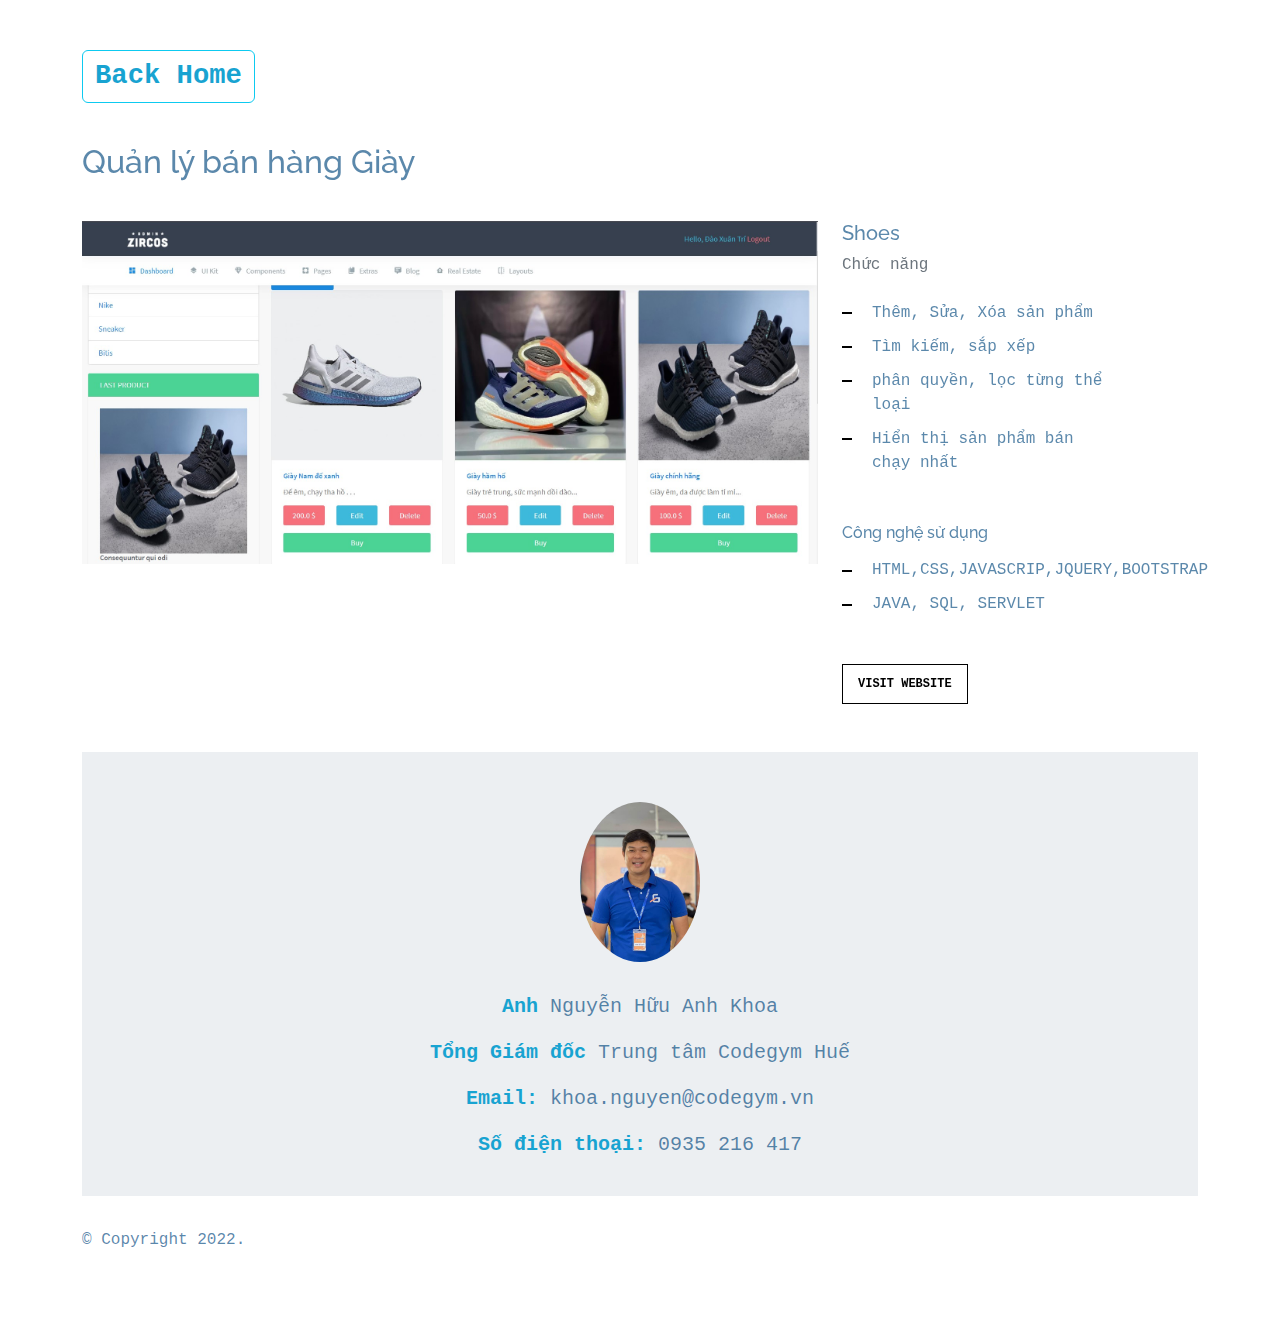
<file: giay.html>
<!DOCTYPE html>
<html lang="en">

<head>
  <meta charset="utf-8">
  <meta content="width=device-width, initial-scale=1.0" name="viewport">

  <title>MyPortfolio Bootstrap Template - Work Single</title>
  <meta content="" name="description">
  <meta content="" name="keywords">

  <!-- Favicons -->
  <link href="assets/img/tri-banh.png" rel="icon">
  <link href="assets/img/tri-banh.png" rel="apple-touch-icon">

  <!-- Google Fonts -->
  <link
    href="https://fonts.googleapis.com/css?family=https://fonts.googleapis.com/css?family=Inconsolata:400,500,600,700|Raleway:400,400i,500,500i,600,600i,700,700i"
    rel="stylesheet">

  <!-- Vendor CSS Files -->
  <link href="assets/vendor/aos/aos.css" rel="stylesheet">
  <link href="assets/vendor/bootstrap/css/bootstrap.min.css" rel="stylesheet">
  <link href="assets/vendor/bootstrap-icons/bootstrap-icons.css" rel="stylesheet">
  <link href="assets/vendor/swiper/swiper-bundle.min.css" rel="stylesheet">

  <!-- Template Main CSS File -->
  <link href="assets/css/style.css" rel="stylesheet">

  <!-- =======================================================
  * Template Name: MyPortfolio - v4.9.1
  * Template URL: https://bootstrapmade.com/myportfolio-bootstrap-portfolio-website-template/
  * Author: BootstrapMade.com
  * License: https://bootstrapmade.com/license/
  ======================================================== -->
</head>

<body>

  <!-- ======= Navbar ======= -->
  <!-- <div class="collapse navbar-collapse custom-navmenu" id="main-navbar">
    <div class="container py-2 py-md-5">
      <div class="row align-items-start">
        <div class="col-md-2">
          <ul class="custom-menu">
            <li><a href="index.html">Home</a></li>
            <li><a href="about.html">About Me</a></li>
            <li><a href="services.html">Services</a></li>
            <li class="active"><a href="works.html">Works</a></li>
            <li><a href="contact.html">Contact</a></li>
          </ul>
        </div>
        <div class="col-md-6 d-none d-md-block  mr-auto">
          <div class="tweet d-flex">
            <span class="bi bi-twitter text-white mt-2 mr-3"></span>
            <div>
              <p><em>Lorem ipsum dolor sit amet consectetur adipisicing elit. Quisquam necessitatibus incidunt ut
                  officiis explicabo inventore. <br> <a href="#">t.co/v82jsk</a></em></p>
            </div>
          </div>
        </div>
        <div class="col-md-4 d-none d-md-block">
          <h3>Hire Me</h3>
          <p>Lorem ipsum dolor sit amet consectetur adipisicing elit. Quisquam necessitatibus incidunt ut
            officiisexplicabo inventore. <br> <a href="#">myemail@gmail.com</a></p>
        </div>
      </div>

    </div>
  </div> -->

  <nav class="navbar navbar-light custom-navbar">
    <div class="container">
      <a class="navbar-brand btn btn-outline-info cv" href="index.html" ><strong>Back Home</strong></a>
    </div>
  </nav>

  <main id="main">

    <section class="section">
      <div class="container">
        <div class="row mb-4 align-items-center">
          <div class="col-md-6" data-aos="fade-up">
            <h2>Quản lý bán hàng Giày</h2>
            <p></p>
          </div>
        </div>
      </div>

      <div class="site-section pb-0">
        <div class="container">
          <div class="row align-items-stretch">
            <div class="col-md-8" data-aos="fade-up">
              <img src="assets/img/shop-shoes.jpg" alt="Image" class="img-fluid">
            </div>
            <div class="col-md-3 ml-auto" data-aos="fade-up" data-aos-delay="100">
              <div class="sticky-content">
                <h3 class="h3">Shoes</h3>
                <p class="mb-4"><span class="text-muted">Chức năng</span></p>

                <div class="mb-5">
                  <ul class="list-unstyled list-line mb-5">
                    <li>Thêm, Sửa, Xóa sản phẩm</li>
                    <li>Tìm kiếm, sắp xếp</li>
                    <li>phân quyền, lọc từng thể loại</li>
                    <li>Hiển thị sản phẩm bán chạy nhất</li>
                  </ul>
                </div>

                <h4 class="h4 mb-3">Công nghệ sử dụng</h4>
                <ul class="list-unstyled list-line mb-5">
                  <li>HTML,CSS,JAVASCRIP,JQUERY,BOOTSTRAP</li>
                  <li>JAVA, SQL, SERVLET</li>
                </ul>

                <p><a href="https://bit.ly/quan-li-ban-giay" class="readmore">Visit Website</a></p>
              </div>
            </div>
          </div>
        </div>
    </section>

    <!-- ======= Testimonials Section ======= -->
    <section class="section pt-0">
      <div class="container">

        <div class="testimonials-slider swiper" data-aos="fade-up" data-aos-delay="100">
          <div class="swiper-wrapper">

            <div class="swiper-slide">
              <div class="testimonial-wrap">
                <div class="testimonial">
                  <img src="assets/img/anhKhoa.jpeg" alt="Image" class="img-fluid">
                  <blockquote>
                    <p><strong>Anh</strong> Nguyễn Hữu Anh Khoa</p>
                    <p><strong>Tổng Giám đốc</strong> Trung tâm Codegym Huế</p>
                    <p><strong>Email:</strong> khoa.nguyen@codegym.vn</p>
                    <p><strong>Số điện thoại:</strong> 0935 216 417</p>
                  </blockquote>
                </div>
              </div>
            </div>

          </div>
          <div class="swiper-pagination"></div>
        </div>

      </div>
    </section><!-- End Testimonials Section -->

  </main><!-- End #main -->

  <!-- ======= Footer ======= -->
  <footer class="footer" role="contentinfo">
    <div class="container">
      <div class="row">
        <div class="col-sm-6">
          <p class="mb-1">&copy; Copyright 2022. </p>
        </div>
      </div>
    </div>
  </footer>
  <!-- Vendor JS Files -->
  <script src="assets/vendor/aos/aos.js"></script>
  <script src="assets/vendor/bootstrap/js/bootstrap.bundle.min.js"></script>
  <script src="assets/vendor/isotope-layout/isotope.pkgd.min.js"></script>
  <script src="assets/vendor/swiper/swiper-bundle.min.js"></script>
  <script src="assets/vendor/php-email-form/validate.js"></script>

  <!-- Template Main JS File -->
  <script src="assets/js/main.js"></script>

</body>

</html>
</file>
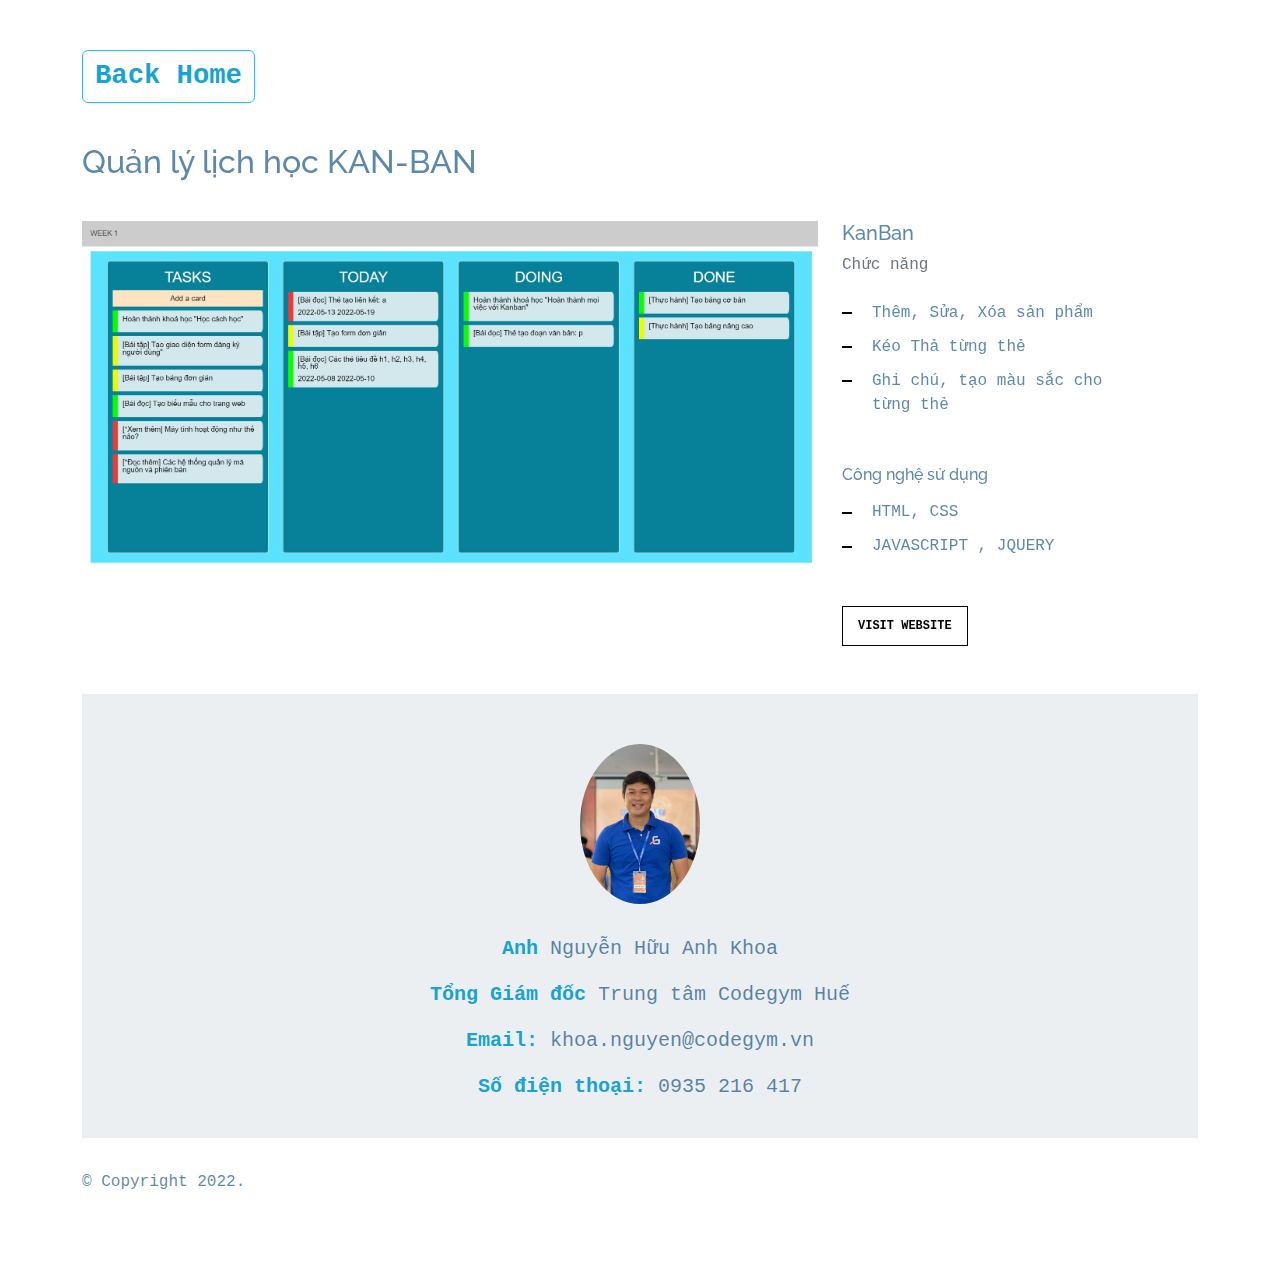
<file: kan-ban.html>
<!DOCTYPE html>
<html lang="en">

<head>
  <meta charset="utf-8">
  <meta content="width=device-width, initial-scale=1.0" name="viewport">

  <title>MyPortfolio Bootstrap Template - Work Single</title>
  <meta content="" name="description">
  <meta content="" name="keywords">

  <!-- Favicons -->
  <link href="assets/img/tri-banh.png" rel="icon">
  <link href="assets/img/tri-banh.png" rel="apple-touch-icon">

  <!-- Google Fonts -->
  <link
    href="https://fonts.googleapis.com/css?family=https://fonts.googleapis.com/css?family=Inconsolata:400,500,600,700|Raleway:400,400i,500,500i,600,600i,700,700i"
    rel="stylesheet">

  <!-- Vendor CSS Files -->
  <link href="assets/vendor/aos/aos.css" rel="stylesheet">
  <link href="assets/vendor/bootstrap/css/bootstrap.min.css" rel="stylesheet">
  <link href="assets/vendor/bootstrap-icons/bootstrap-icons.css" rel="stylesheet">
  <link href="assets/vendor/swiper/swiper-bundle.min.css" rel="stylesheet">

  <!-- Template Main CSS File -->
  <link href="assets/css/style.css" rel="stylesheet">

  <!-- =======================================================
  * Template Name: MyPortfolio - v4.9.1
  * Template URL: https://bootstrapmade.com/myportfolio-bootstrap-portfolio-website-template/
  * Author: BootstrapMade.com
  * License: https://bootstrapmade.com/license/
  ======================================================== -->
</head>

<body>

  <!-- ======= Navbar ======= -->
  <!-- <div class="collapse navbar-collapse custom-navmenu" id="main-navbar">
    <div class="container py-2 py-md-5">
      <div class="row align-items-start">
        <div class="col-md-2">
          <ul class="custom-menu">
            <li><a href="index.html">Home</a></li>
            <li><a href="about.html">About Me</a></li>
            <li><a href="services.html">Services</a></li>
            <li class="active"><a href="works.html">Works</a></li>
            <li><a href="contact.html">Contact</a></li>
          </ul>
        </div>
        <div class="col-md-6 d-none d-md-block  mr-auto">
          <div class="tweet d-flex">
            <span class="bi bi-twitter text-white mt-2 mr-3"></span>
            <div>
              <p><em>Lorem ipsum dolor sit amet consectetur adipisicing elit. Quisquam necessitatibus incidunt ut
                  officiis explicabo inventore. <br> <a href="#">t.co/v82jsk</a></em></p>
            </div>
          </div>
        </div>
        <div class="col-md-4 d-none d-md-block">
          <h3>Hire Me</h3>
          <p>Lorem ipsum dolor sit amet consectetur adipisicing elit. Quisquam necessitatibus incidunt ut
            officiisexplicabo inventore. <br> <a href="#">myemail@gmail.com</a></p>
        </div>
      </div>

    </div>
  </div> -->

  <nav class="navbar navbar-light custom-navbar">
    <div class="container">
      <a class="navbar-brand btn btn-outline-info cv" href="index.html" ><strong>Back Home</strong></a>
    </div>
  </nav>

  <main id="main">

    <section class="section">
      <div class="container">
        <div class="row mb-4 align-items-center">
          <div class="col-md-6" data-aos="fade-up">
            <h2>Quản lý lịch học KAN-BAN</h2>
            <p></p>
          </div>
        </div>
      </div>

      <div class="site-section pb-0">
        <div class="container">
          <div class="row align-items-stretch">
            <div class="col-md-8" data-aos="fade-up">
              <img src="assets/img/kanban.jpg" alt="Image" class="img-fluid">
            </div>
            <div class="col-md-3 ml-auto" data-aos="fade-up" data-aos-delay="100">
              <div class="sticky-content">
                <h3 class="h3">KanBan</h3>
                <p class="mb-4"><span class="text-muted">Chức năng</span></p>

                <div class="mb-5">
                  <ul class="list-unstyled list-line mb-5">
                    <li>Thêm, Sửa, Xóa sản phẩm</li>
                    <li>Kéo Thả từng thẻ</li>
                    <li>Ghi chú, tạo màu sắc cho từng thẻ</li>
                  </ul>
                </div>

                <h4 class="h4 mb-3">Công nghệ sử dụng</h4>
                <ul class="list-unstyled list-line mb-5">
                  <li>HTML, CSS </li>
                  <li>JAVASCRIPT , JQUERY</li>
                </ul>

                <p><a href="https://bit.ly/quan-ly-kan-ban" class="readmore">Visit Website</a></p>
              </div>
            </div>
          </div>
        </div>
    </section>

    <!-- ======= Testimonials Section ======= -->
    <section class="section pt-0">
      <div class="container">

        <div class="testimonials-slider swiper" data-aos="fade-up" data-aos-delay="100">
          <div class="swiper-wrapper">

            <div class="swiper-slide">
              <div class="testimonial-wrap">
                <div class="testimonial">
                  <img src="assets/img/anhKhoa.jpeg" alt="Image" class="img-fluid">
                  <blockquote>
                    <p><strong>Anh</strong> Nguyễn Hữu Anh Khoa</p>
                    <p><strong>Tổng Giám đốc</strong> Trung tâm Codegym Huế</p>
                    <p><strong>Email:</strong> khoa.nguyen@codegym.vn</p>
                    <p><strong>Số điện thoại:</strong> 0935 216 417</p>
                  </blockquote>
                </div>
              </div>
            </div>

          </div>
          <div class="swiper-pagination"></div>
        </div>

      </div>
    </section><!-- End Testimonials Section -->

  </main><!-- End #main -->

  <!-- ======= Footer ======= -->
  <footer class="footer" role="contentinfo">
    <div class="container">
      <div class="row">
        <div class="col-sm-6">
          <p class="mb-1">&copy; Copyright 2022. </p>
        </div>
      </div>
    </div>
  </footer>



  <!-- Vendor JS Files -->
  <script src="assets/vendor/aos/aos.js"></script>
  <script src="assets/vendor/bootstrap/js/bootstrap.bundle.min.js"></script>
  <script src="assets/vendor/isotope-layout/isotope.pkgd.min.js"></script>
  <script src="assets/vendor/swiper/swiper-bundle.min.js"></script>
  <script src="assets/vendor/php-email-form/validate.js"></script>

  <!-- Template Main JS File -->
  <script src="assets/js/main.js"></script>

</body>

</html>
</file>
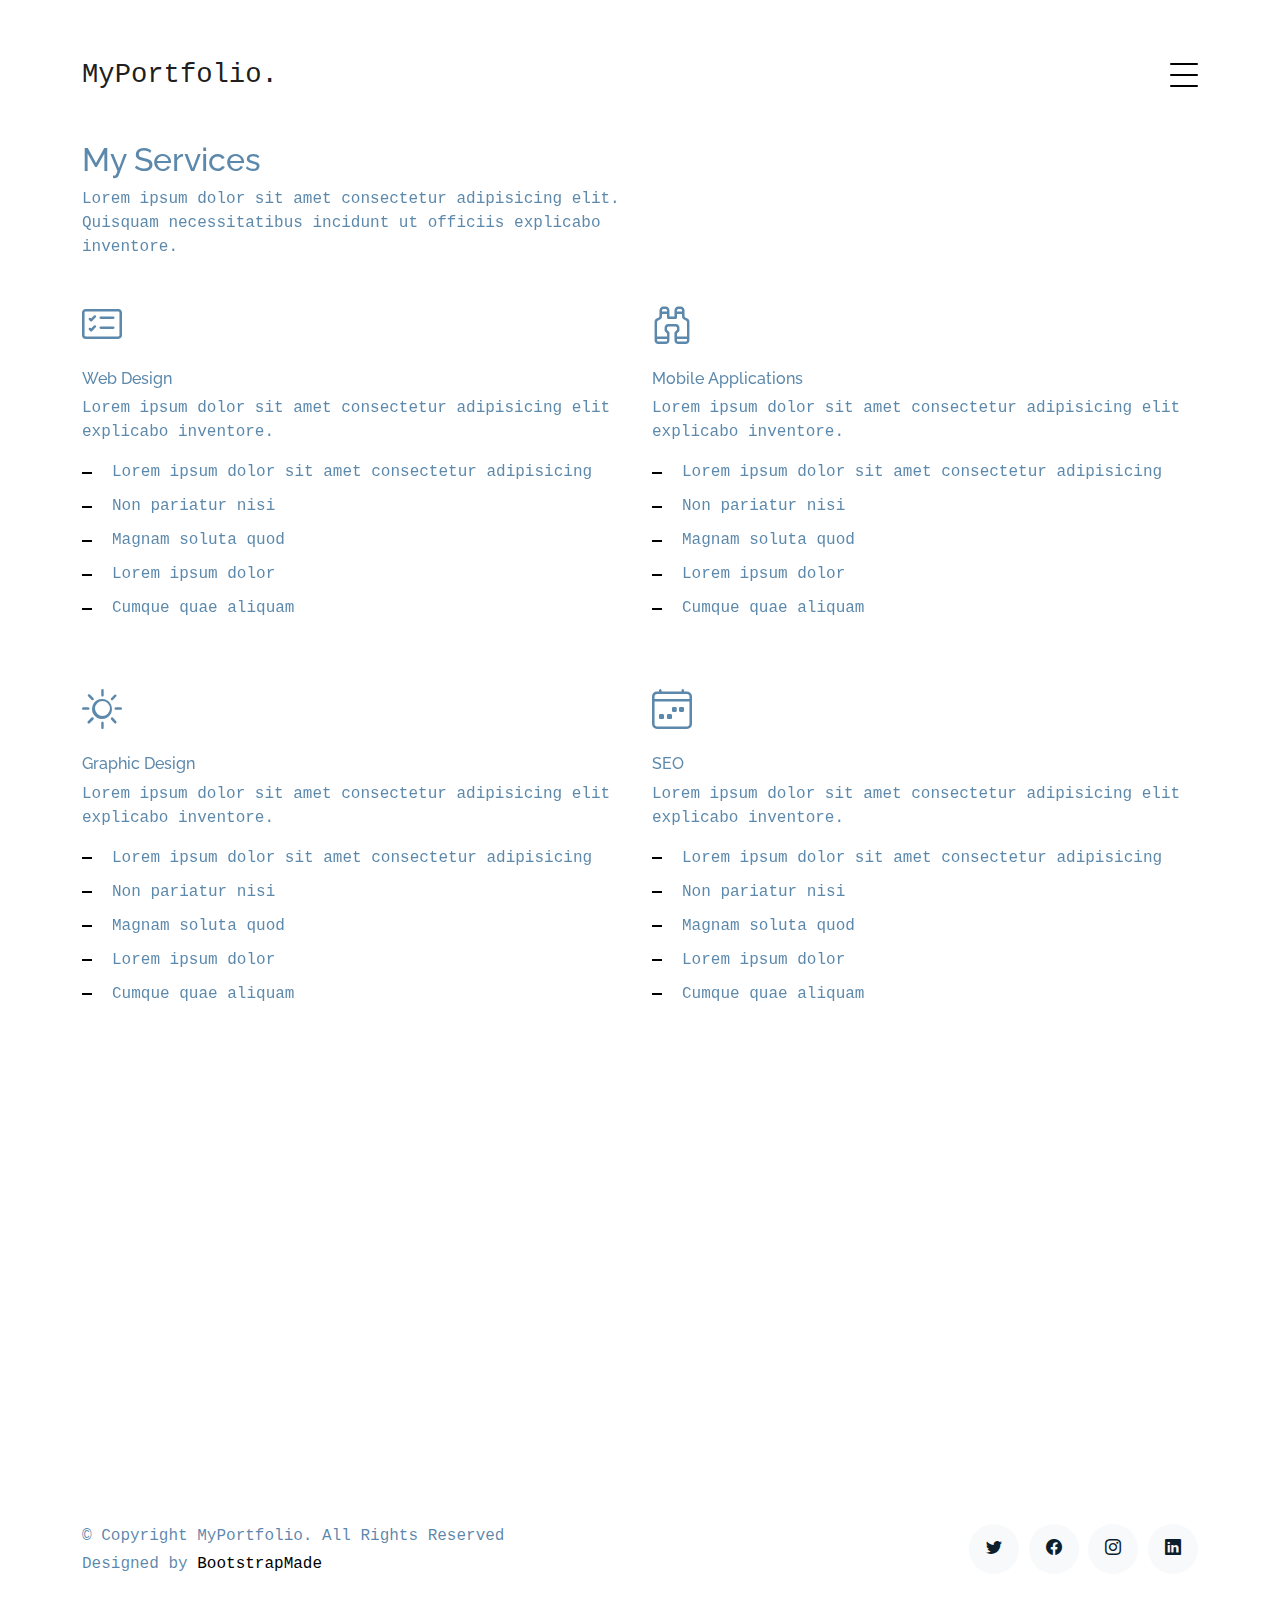
<file: services.html>
<!DOCTYPE html>
<html lang="en">

<head>
  <meta charset="utf-8">
  <meta content="width=device-width, initial-scale=1.0" name="viewport">

  <title>MyPortfolio Bootstrap Template - Services</title>
  <meta content="" name="description">
  <meta content="" name="keywords">

  <!-- Favicons -->
  <link href="assets/img/favicon.png" rel="icon">
  <link href="assets/img/apple-touch-icon.png" rel="apple-touch-icon">

  <!-- Google Fonts -->
  <link href="https://fonts.googleapis.com/css?family=https://fonts.googleapis.com/css?family=Inconsolata:400,500,600,700|Raleway:400,400i,500,500i,600,600i,700,700i" rel="stylesheet">

  <!-- Vendor CSS Files -->
  <link href="assets/vendor/aos/aos.css" rel="stylesheet">
  <link href="assets/vendor/bootstrap/css/bootstrap.min.css" rel="stylesheet">
  <link href="assets/vendor/bootstrap-icons/bootstrap-icons.css" rel="stylesheet">
  <link href="assets/vendor/swiper/swiper-bundle.min.css" rel="stylesheet">

  <!-- Template Main CSS File -->
  <link href="assets/css/style.css" rel="stylesheet">

  <!-- =======================================================
  * Template Name: MyPortfolio - v4.9.1
  * Template URL: https://bootstrapmade.com/myportfolio-bootstrap-portfolio-website-template/
  * Author: BootstrapMade.com
  * License: https://bootstrapmade.com/license/
  ======================================================== -->
</head>

<body>

  <!-- ======= Navbar ======= -->
  <div class="collapse navbar-collapse custom-navmenu" id="main-navbar">
    <div class="container py-2 py-md-5">
      <div class="row align-items-start">
        <div class="col-md-2">
          <ul class="custom-menu">
            <li><a href="index.html">Home</a></li>
            <li><a href="about.html">About Me</a></li>
            <li class="active"><a href="services.html">Services</a></li>
            <li><a href="works.html">Works</a></li>
            <li><a href="contact.html">Contact</a></li>
          </ul>
        </div>
        <div class="col-md-6 d-none d-md-block  mr-auto">
          <div class="tweet d-flex">
            <span class="bi bi-twitter text-white mt-2 mr-3"></span>
            <div>
              <p><em>Lorem ipsum dolor sit amet consectetur adipisicing elit. Quisquam necessitatibus incidunt ut officiis explicabo inventore. <br> <a href="#">t.co/v82jsk</a></em></p>
            </div>
          </div>
        </div>
        <div class="col-md-4 d-none d-md-block">
          <h3>Hire Me</h3>
          <p>Lorem ipsum dolor sit amet consectetur adipisicing elit. Quisquam necessitatibus incidunt ut officiisexplicabo inventore. <br> <a href="#">myemail@gmail.com</a></p>
        </div>
      </div>

    </div>
  </div>

  <nav class="navbar navbar-light custom-navbar">
    <div class="container">
      <a class="navbar-brand" href="index.html">MyPortfolio.</a>
      <a href="#" class="burger" data-bs-toggle="collapse" data-bs-target="#main-navbar">
        <span></span>
      </a>
    </div>
  </nav>

  <main id="main">

    <section class="section">
      <div class="container">
        <div class="row mb-4 align-items-center">
          <div class="col-md-6" data-aos="fade-up">

            <h2>My Services</h2>
            <p>Lorem ipsum dolor sit amet consectetur adipisicing elit. Quisquam necessitatibus incidunt ut officiis
              explicabo inventore.</p>

          </div>

        </div>
      </div>

      <div class="site-section pb-0 services">
        <div class="container">

          <div class="row">

            <div class="col-12 col-sm-6 col-md-6 col-lg-6 mb-5" data-aos="fade-up" data-aos-delay="">
              <i class="bi bi-card-checklist"></i>
              <h4 class="h4 mb-2">Web Design</h4>
              <p>Lorem ipsum dolor sit amet consectetur adipisicing elit explicabo inventore.</p>
              <ul class="list-unstyled list-line">
                <li>Lorem ipsum dolor sit amet consectetur adipisicing</li>
                <li>Non pariatur nisi</li>
                <li>Magnam soluta quod</li>
                <li>Lorem ipsum dolor</li>
                <li>Cumque quae aliquam</li>
              </ul>
            </div>
            <div class="col-12 col-sm-6 col-md-6 col-lg-6 mb-5" data-aos="fade-up" data-aos-delay="100">
              <i class="bi bi-binoculars"></i>
              <h4 class="h4 mb-2">Mobile Applications</h4>
              <p>Lorem ipsum dolor sit amet consectetur adipisicing elit explicabo inventore.</p>
              <ul class="list-unstyled list-line">
                <li>Lorem ipsum dolor sit amet consectetur adipisicing</li>
                <li>Non pariatur nisi</li>
                <li>Magnam soluta quod</li>
                <li>Lorem ipsum dolor</li>
                <li>Cumque quae aliquam</li>
              </ul>
            </div>
            <div class="col-12 col-sm-6 col-md-6 col-lg-6 mb-5" data-aos="fade-up" data-aos-delay="">
              <i class="bi bi-brightness-high"></i>
              <h4 class="h4 mb-2">Graphic Design</h4>
              <p>Lorem ipsum dolor sit amet consectetur adipisicing elit explicabo inventore.</p>
              <ul class="list-unstyled list-line">
                <li>Lorem ipsum dolor sit amet consectetur adipisicing</li>
                <li>Non pariatur nisi</li>
                <li>Magnam soluta quod</li>
                <li>Lorem ipsum dolor</li>
                <li>Cumque quae aliquam</li>
              </ul>
            </div>
            <div class="col-12 col-sm-6 col-md-6 col-lg-6 mb-5" data-aos="fade-up" data-aos-delay="100">
              <i class="bi bi-calendar4-week"></i>
              <h4 class="h4 mb-2">SEO</h4>
              <p>Lorem ipsum dolor sit amet consectetur adipisicing elit explicabo inventore.</p>
              <ul class="list-unstyled list-line">
                <li>Lorem ipsum dolor sit amet consectetur adipisicing</li>
                <li>Non pariatur nisi</li>
                <li>Magnam soluta quod</li>
                <li>Lorem ipsum dolor</li>
                <li>Cumque quae aliquam</li>
              </ul>
            </div>
          </div>
        </div>
      </div>
    </section>

    <!-- ======= Testimonials Section ======= -->
    <section class="section pt-0">
      <div class="container">

        <div class="testimonials-slider swiper" data-aos="fade-up" data-aos-delay="100">
          <div class="swiper-wrapper">

            <div class="swiper-slide">
              <div class="testimonial-wrap">
                <div class="testimonial">
                  <img src="assets/img/person_1.jpg" alt="Image" class="img-fluid">
                  <blockquote>
                    <p>Lorem ipsum dolor sit amet consectetur adipisicing elit. Quisquam necessitatibus incidunt ut officiis
                      explicabo inventore.</p>
                  </blockquote>
                  <p>&mdash; Jean Hicks</p>
                </div>
              </div>
            </div><!-- End testimonial item -->

            <div class="swiper-slide">
              <div class="testimonial-wrap">
                <div class="testimonial">
                  <img src="assets/img/person_2.jpg" alt="Image" class="img-fluid">
                  <blockquote>
                    <p>Lorem ipsum dolor sit amet consectetur adipisicing elit. Quisquam necessitatibus incidunt ut officiis
                      explicabo inventore.</p>
                  </blockquote>
                  <p>&mdash; Chris Stanworth</p>
                </div>
              </div>
            </div><!-- End testimonial item -->

          </div>
          <div class="swiper-pagination"></div>
        </div>

      </div>
    </section><!-- End Testimonials Section -->

  </main><!-- End #main -->

  <!-- ======= Footer ======= -->
  <footer class="footer" role="contentinfo">
    <div class="container">
      <div class="row">
        <div class="col-sm-6">
          <p class="mb-1">&copy; Copyright MyPortfolio. All Rights Reserved</p>
          <div class="credits">
            <!--
            All the links in the footer should remain intact.
            You can delete the links only if you purchased the pro version.
            Licensing information: https://bootstrapmade.com/license/
            Purchase the pro version with working PHP/AJAX contact form: https://bootstrapmade.com/buy/?theme=MyPortfolio
          -->
            Designed by <a href="https://bootstrapmade.com/">BootstrapMade</a>
          </div>
        </div>
        <div class="col-sm-6 social text-md-end">
          <a href="#"><span class="bi bi-twitter"></span></a>
          <a href="#"><span class="bi bi-facebook"></span></a>
          <a href="#"><span class="bi bi-instagram"></span></a>
          <a href="#"><span class="bi bi-linkedin"></span></a>
        </div>
      </div>
    </div>
  </footer>

  <a href="#" class="back-to-top d-flex align-items-center justify-content-center"><i class="bi bi-arrow-up-short"></i></a>

  <!-- Vendor JS Files -->
  <script src="assets/vendor/aos/aos.js"></script>
  <script src="assets/vendor/bootstrap/js/bootstrap.bundle.min.js"></script>
  <script src="assets/vendor/isotope-layout/isotope.pkgd.min.js"></script>
  <script src="assets/vendor/swiper/swiper-bundle.min.js"></script>
  <script src="assets/vendor/php-email-form/validate.js"></script>

  <!-- Template Main JS File -->
  <script src="assets/js/main.js"></script>

</body>

</html>
</file>
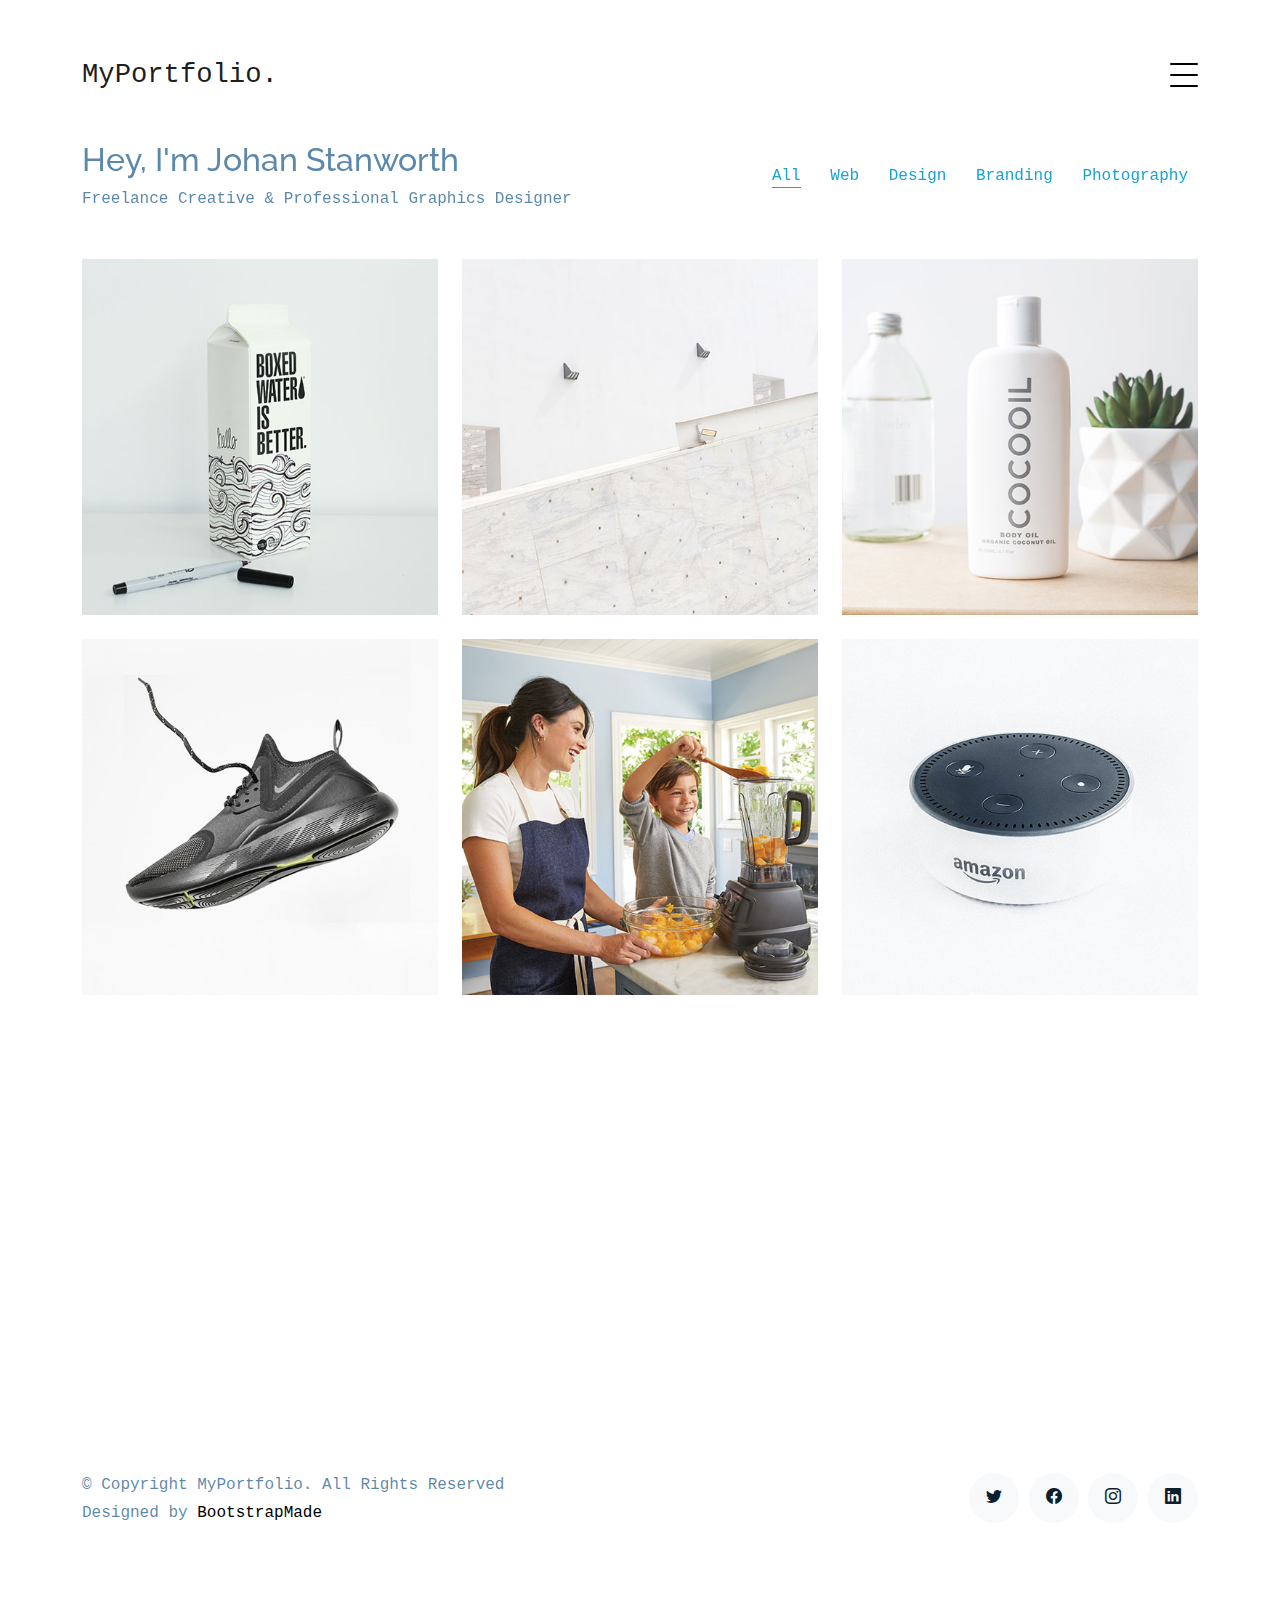
<file: works.html>
<!DOCTYPE html>
<html lang="en">

<head>
  <meta charset="utf-8">
  <meta content="width=device-width, initial-scale=1.0" name="viewport">

  <title>MyPortfolio Bootstrap Template - Works</title>
  <meta content="" name="description">
  <meta content="" name="keywords">

  <!-- Favicons -->
  <link href="assets/img/favicon.png" rel="icon">
  <link href="assets/img/apple-touch-icon.png" rel="apple-touch-icon">

  <!-- Google Fonts -->
  <link href="https://fonts.googleapis.com/css?family=https://fonts.googleapis.com/css?family=Inconsolata:400,500,600,700|Raleway:400,400i,500,500i,600,600i,700,700i" rel="stylesheet">

  <!-- Vendor CSS Files -->
  <link href="assets/vendor/aos/aos.css" rel="stylesheet">
  <link href="assets/vendor/bootstrap/css/bootstrap.min.css" rel="stylesheet">
  <link href="assets/vendor/bootstrap-icons/bootstrap-icons.css" rel="stylesheet">
  <link href="assets/vendor/swiper/swiper-bundle.min.css" rel="stylesheet">

  <!-- Template Main CSS File -->
  <link href="assets/css/style.css" rel="stylesheet">

  <!-- =======================================================
  * Template Name: MyPortfolio - v4.9.1
  * Template URL: https://bootstrapmade.com/myportfolio-bootstrap-portfolio-website-template/
  * Author: BootstrapMade.com
  * License: https://bootstrapmade.com/license/
  ======================================================== -->
</head>

<body>

  <!-- ======= Navbar ======= -->
  <div class="collapse navbar-collapse custom-navmenu" id="main-navbar">
    <div class="container py-2 py-md-5">
      <div class="row align-items-start">
        <div class="col-md-2">
          <ul class="custom-menu">
            <li><a href="index.html">Home</a></li>
            <li><a href="about.html">About Me</a></li>
            <li><a href="services.html">Services</a></li>
            <li class="active"><a href="works.html">Works</a></li>
            <li><a href="contact.html">Contact</a></li>
          </ul>
        </div>
        <div class="col-md-6 d-none d-md-block  mr-auto">
          <div class="tweet d-flex">
            <span class="bi bi-twitter text-white mt-2 mr-3"></span>
            <div>
              <p><em>Lorem ipsum dolor sit amet consectetur adipisicing elit. Quisquam necessitatibus incidunt ut officiis explicabo inventore. <br> <a href="#">t.co/v82jsk</a></em></p>
            </div>
          </div>
        </div>
        <div class="col-md-4 d-none d-md-block">
          <h3>Hire Me</h3>
          <p>Lorem ipsum dolor sit amet consectetur adipisicing elit. Quisquam necessitatibus incidunt ut officiisexplicabo inventore. <br> <a href="#">myemail@gmail.com</a></p>
        </div>
      </div>

    </div>
  </div>

  <nav class="navbar navbar-light custom-navbar">
    <div class="container">
      <a class="navbar-brand" href="index.html">MyPortfolio.</a>
      <a href="#" class="burger" data-bs-toggle="collapse" data-bs-target="#main-navbar">
        <span></span>
      </a>
    </div>
  </nav>

  <main id="main">

    <!-- ======= Works Section ======= -->
    <section class="section site-portfolio">
      <div class="container">
        <div class="row mb-5 align-items-center">
          <div class="col-md-12 col-lg-6 mb-4 mb-lg-0" data-aos="fade-up">
            <h2>Hey, I'm Johan Stanworth</h2>
            <p class="mb-0">Freelance Creative &amp; Professional Graphics Designer</p>
          </div>
          <div class="col-md-12 col-lg-6 text-start text-lg-end" data-aos="fade-up" data-aos-delay="100">
            <div id="filters" class="filters">
              <a href="#" data-filter="*" class="active">All</a>
              <a href="#" data-filter=".web">Web</a>
              <a href="#" data-filter=".design">Design</a>
              <a href="#" data-filter=".branding">Branding</a>
              <a href="#" data-filter=".photography">Photography</a>
            </div>
          </div>
        </div>
        <div id="portfolio-grid" class="row no-gutter" data-aos="fade-up" data-aos-delay="200">
          <div class="item web col-sm-6 col-md-4 col-lg-4 mb-4">
            <a href="work-single.html" class="item-wrap fancybox">
              <div class="work-info">
                <h3>Boxed Water</h3>
                <span>Web</span>
              </div>
              <img class="img-fluid" src="assets/img/img_1.jpg">
            </a>
          </div>
          <div class="item photography col-sm-6 col-md-4 col-lg-4 mb-4">
            <a href="work-single.html" class="item-wrap fancybox">
              <div class="work-info">
                <h3>Build Indoo</h3>
                <span>Photography</span>
              </div>
              <img class="img-fluid" src="assets/img/img_2.jpg">
            </a>
          </div>
          <div class="item branding col-sm-6 col-md-4 col-lg-4 mb-4">
            <a href="work-single.html" class="item-wrap fancybox">
              <div class="work-info">
                <h3>Cocooil</h3>
                <span>Branding</span>
              </div>
              <img class="img-fluid" src="assets/img/img_3.jpg">
            </a>
          </div>
          <div class="item design col-sm-6 col-md-4 col-lg-4 mb-4">
            <a href="work-single.html" class="item-wrap fancybox">
              <div class="work-info">
                <h3>Nike Shoe</h3>
                <span>Design</span>
              </div>
              <img class="img-fluid" src="assets/img/img_4.jpg">
            </a>
          </div>
          <div class="item photography col-sm-6 col-md-4 col-lg-4 mb-4">
            <a href="work-single.html" class="item-wrap fancybox">
              <div class="work-info">
                <h3>Kitchen Sink</h3>
                <span>Photography</span>
              </div>
              <img class="img-fluid" src="assets/img/img_5.jpg">
            </a>
          </div>
          <div class="item branding col-sm-6 col-md-4 col-lg-4 mb-4">
            <a href="work-single.html" class="item-wrap fancybox">
              <div class="work-info">
                <h3>Amazon</h3>
                <span>brandingn</span>
              </div>
              <img class="img-fluid" src="assets/img/img_6.jpg">
            </a>
          </div>
        </div>
      </div>
    </section><!-- End  Works Section -->

    <!-- ======= Testimonials Section ======= -->
    <section class="section pt-0">
      <div class="container">

        <div class="testimonials-slider swiper" data-aos="fade-up" data-aos-delay="100">
          <div class="swiper-wrapper">

            <div class="swiper-slide">
              <div class="testimonial-wrap">
                <div class="testimonial">
                  <img src="assets/img/person_1.jpg" alt="Image" class="img-fluid">
                  <blockquote>
                    <p>Lorem ipsum dolor sit amet consectetur adipisicing elit. Quisquam necessitatibus incidunt ut officiis
                      explicabo inventore.</p>
                  </blockquote>
                  <p>&mdash; Jean Hicks</p>
                </div>
              </div>
            </div><!-- End testimonial item -->

            <div class="swiper-slide">
              <div class="testimonial-wrap">
                <div class="testimonial">
                  <img src="assets/img/person_2.jpg" alt="Image" class="img-fluid">
                  <blockquote>
                    <p>Lorem ipsum dolor sit amet consectetur adipisicing elit. Quisquam necessitatibus incidunt ut officiis
                      explicabo inventore.</p>
                  </blockquote>
                  <p>&mdash; Chris Stanworth</p>
                </div>
              </div>
            </div><!-- End testimonial item -->

          </div>
          <div class="swiper-pagination"></div>
        </div>

      </div>
    </section><!-- End Testimonials Section -->

  </main><!-- End #main -->

  <!-- ======= Footer ======= -->
  <footer class="footer" role="contentinfo">
    <div class="container">
      <div class="row">
        <div class="col-sm-6">
          <p class="mb-1">&copy; Copyright MyPortfolio. All Rights Reserved</p>
          <div class="credits">
            <!--
            All the links in the footer should remain intact.
            You can delete the links only if you purchased the pro version.
            Licensing information: https://bootstrapmade.com/license/
            Purchase the pro version with working PHP/AJAX contact form: https://bootstrapmade.com/buy/?theme=MyPortfolio
          -->
            Designed by <a href="https://bootstrapmade.com/">BootstrapMade</a>
          </div>
        </div>
        <div class="col-sm-6 social text-md-end">
          <a href="#"><span class="bi bi-twitter"></span></a>
          <a href="#"><span class="bi bi-facebook"></span></a>
          <a href="#"><span class="bi bi-instagram"></span></a>
          <a href="#"><span class="bi bi-linkedin"></span></a>
        </div>
      </div>
    </div>
  </footer>

  <a href="#" class="back-to-top d-flex align-items-center justify-content-center"><i class="bi bi-arrow-up-short"></i></a>

  <!-- Vendor JS Files -->
  <script src="assets/vendor/aos/aos.js"></script>
  <script src="assets/vendor/bootstrap/js/bootstrap.bundle.min.js"></script>
  <script src="assets/vendor/isotope-layout/isotope.pkgd.min.js"></script>
  <script src="assets/vendor/swiper/swiper-bundle.min.js"></script>
  <script src="assets/vendor/php-email-form/validate.js"></script>

  <!-- Template Main JS File -->
  <script src="assets/js/main.js"></script>

</body>

</html>
</file>
<file: assets/css/style.css>
/**
* Template Name: MyPortfolio - v4.9.1
* Template URL: https://bootstrapmade.com/myportfolio-bootstrap-portfolio-website-template/
* Author: BootstrapMade.com
* License: https://bootstrapmade.com/license/
*/

/*--------------------------------------------------------------
# General
--------------------------------------------------------------*/
body {
  font-family: "Inconsolata", monospace;
  /* color: #18a3d1; */
  color: #04497fa7;
}

strong {
  color: #18a3d1;
}
a {
  color: #18a3d1;
  text-decoration: none;
}

a:hover {
  color: #18a3d1;
}

h1,
h2,
h3,
h4,
h5,
h6,
.font-heading {
  font-family: "Raleway", sans-serif;
}

.section {
  padding: 2rem 0;
}

.filters a {
  text-decoration: none;
  color: #18a3d1;
  display: inline-block;
  padding-left: 10px;
  padding-right: 10px;
  position: relative;
}

.filters a:hover,
.filters a:focus,
.filters a:active {
  text-decoration: none;
}

.filters a:hover:before {
  content: "";
  position: absolute;
  left: 10px;
  right: 10px;
  bottom: 0;
  height: 1px;
  background-color: #18a3d1;;
}

.filters a.active {
  color: #18a3d1;
}

.filters a.active:before {
  content: "";
  position: absolute;
  left: 10px;
  right: 10px;
  bottom: 0;
  height: 1px;
  background-color: #18a3d1;
}

.item {
  border: none;
  margin-bottom: 30px;
}

.item .item-wrap {
  display: block;
  position: relative;
  overflow: hidden;
}

.item .item-wrap:after {
  z-index: 2;
  position: absolute;
  content: "";
  top: 0;
  left: 0;
  right: 0;
  bottom: 0;
  background: rgba(0, 0, 0, 0.4);
  visibility: hidden;
  opacity: 0;
  transition: 0.3s all ease-in-out;
}

.item .item-wrap img {
  transition: 0.3s transform ease;
  transform: scale(1);
}

.item .item-wrap>.work-info {
  position: absolute;
  top: 50%;
  width: 100%;
  text-align: center;
  z-index: 3;
  transform: translateY(-50%);
  color: #fff;
  opacity: 0;
  visibility: hidden;
  margin-top: 20px;
  transition: 0.3s all ease;
}

.item .item-wrap>.work-info h3 {
  font-size: 20px;
  margin-bottom: 0;
}

.item .item-wrap>.work-info span {
  font-size: 14px;
  text-transform: uppercase;
  letter-spacing: 0.2rem;
}

.item .item-wrap:hover {
  text-decoration: none;
}

.item .item-wrap:hover img {
  transform: scale(1.05);
}

.item .item-wrap:hover:after {
  opacity: 1;
  visibility: visible;
}

.item .item-wrap:hover .work-info {
  margin-top: 0px;
  opacity: 1;
  visibility: visible;
}

.testimonial-wrap {
  padding: 50px 50px 80px 50px;
  background: #eceff2;
}

.testimonial-wrap .testimonial {
  text-align: center;
  max-width: 500px;
  margin: 0 auto;
}

.testimonial-wrap .testimonial img {
  border-radius: 50%;
  width: 120px;
  margin: 0 auto 30px auto;
}

.testimonial-wrap .testimonial blockquote p {
  font-size: 20px;
}

.h3 {
  font-size: 20px;
}

.h4 {
  font-size: 16px;
}

.heading {
  font-size: 28px;
}

.readmore {
  display: inline-block;
  border: 1px solid #000;
  padding: 10px 15px;
  font-size: 12px;
  text-transform: uppercase;
  color: #000;
  transition: 0.2s all ease;
  font-weight: 700;
}

.readmore:active,
.readmore:focus,
.readmore:hover {
  outline: none;
}

.readmore:hover {
  color: #fff;
  text-decoration: none;
  background: #000;
}

.testimonials-slider .swiper-pagination {
  margin-top: -60px;
  position: relative;
}

.testimonials-slider .swiper-pagination .swiper-pagination-bullet {
  width: 12px;
  height: 12px;
  background-color: rgba(13, 30, 45, 0.3);
  opacity: 1;
}

.testimonials-slider .swiper-pagination .swiper-pagination-bullet-active {
  background-color: rgba(13, 30, 45, 0.6);
}

.sticky-content {
  position: sticky;
  position: -webkit-sticky;
  top: 0;
  /* required */
}

.list-line li {
  margin-bottom: 10px;
  position: relative;
  padding-left: 30px;
}

.list-line li:before {
  content: "";
  position: absolute;
  left: 0;
  top: 0.7rem;
  width: 10px;
  height: 2px;
  background: #000;
}

.form-control {
  border-radius: 0;
  background: #f8f9fa;
  border: 1px solid transparent;
  padding-top: 10px !important;
  padding-bottom: 10px !important;
}

.form-control:active,
.form-control:focus {
  background: #eff1f4;
  outline: none;
  box-shadow: none;
  border: 1px solid transparent;
}

.custom-progress {
  height: 7px;
  border-radius: 0;
}

.custom-progress .progress-bar {
  background: #000;
}

/* Services */
.services i {
  font-size: 40px;
}

.services h4 {
  padding-top: 10px;
}

/* Contact Form */
.php-email-form .error-message {
  display: none;
  color: #fff;
  background: #ed3c0d;
  text-align: left;
  padding: 15px;
  font-weight: 600;
}

.php-email-form .error-message br+br {
  margin-top: 25px;
}

.php-email-form .sent-message {
  display: none;
  color: #fff;
  background: #18d26e;
  text-align: center;
  padding: 15px;
  font-weight: 600;
}

.php-email-form .loading {
  display: none;
  background: #fff;
  text-align: center;
  padding: 15px;
}

.php-email-form .loading:before {
  content: "";
  display: inline-block;
  border-radius: 50%;
  width: 24px;
  height: 24px;
  margin: 0 10px -6px 0;
  border: 3px solid #18d26e;
  border-top-color: #eee;
  -webkit-animation: animate-loading 1s linear infinite;
  animation: animate-loading 1s linear infinite;
}

@-webkit-keyframes animate-loading {
  0% {
    transform: rotate(0deg);
  }

  100% {
    transform: rotate(360deg);
  }
}

@keyframes animate-loading {
  0% {
    transform: rotate(0deg);
  }

  100% {
    transform: rotate(360deg);
  }
}

/*--------------------------------------------------------------
# Header
--------------------------------------------------------------*/
/* Custom Navmenu */
.custom-navmenu {
  background: #0d1e2d;
}

.custom-navmenu .custom-menu,
.custom-navmenu .custom-menu li {
  padding: 0;
  margin: 0;
  list-style: none;
}

.custom-navmenu .custom-menu li {
  margin-bottom: 0;
  font-size: 20px;
}

.custom-navmenu .custom-menu li a {
  color: #fff;
  padding: 10px 0 !important;
}

.custom-navmenu .custom-menu li a:hover {
  text-decoration: none;
}

.custom-navmenu .custom-menu li.active a {
  text-decoration: underline;
}

.custom-navmenu h3 {
  font-size: 20px;
  color: #fff;
}

.custom-navmenu p {
  color: rgba(255, 255, 255, 0.6);
}

.custom-navmenu a {
  color: rgba(255, 255, 255, 0.7);
}

.custom-navmenu a:hover {
  color: #fff;
}

/* Custom Navbar */
.custom-navbar {
  padding-top: 50px;
  width: 100%;
}

@media (max-width: 780px) {
  .custom-navbar>.container {
    padding-right: 0;
    padding-left: 0;
  }
}

.custom-navbar .navbar-brand {
  font-size: 1.7rem;
}

/* Burger */
.burger {
  width: 28px;
  height: 32px;
  cursor: pointer;
  position: relative;
}

.burger:before,
.burger span,
.burger:after {
  width: 100%;
  height: 2px;
  display: block;
  background: #000;
  border-radius: 2px;
  position: absolute;
  opacity: 1;
}

.burger:before,
.burger:after {
  transition: top 0.35s cubic-bezier(0.23, 1, 0.32, 1), transform 0.35s cubic-bezier(0.23, 1, 0.32, 1), opacity 0.35s cubic-bezier(0.23, 1, 0.32, 1), background-color 1.15s cubic-bezier(0.86, 0, 0.07, 1);
  -webkit-transition: top 0.35s cubic-bezier(0.23, 1, 0.32, 1), -webkit-transform 0.35s cubic-bezier(0.23, 1, 0.32, 1), opacity 0.35s cubic-bezier(0.23, 1, 0.32, 1), background-color 1.15s cubic-bezier(0.86, 0, 0.07, 1);
  content: "";
}

.burger:before {
  top: 4px;
}

.burger span {
  top: 15px;
}

.burger:after {
  top: 26px;
}

/* Hover */
.burger:hover:before {
  top: 7px;
}

.burger:hover:after {
  top: 23px;
}

/* Click */
.burger.active span {
  opacity: 0;
}

.burger.active:before,
.burger.active:after {
  top: 40%;
}

.burger.active:before {
  transform: rotate(45deg);
}

.burger.active:after {
  transform: rotate(-45deg);
}

.burger:focus {
  outline: none;
}

/*--------------------------------------------------------------
# Footer
--------------------------------------------------------------*/
.footer {
  padding: 0 0 4rem 0;
}

.footer a {
  color: #000;
}

.social a {
  display: inline-block;
  width: 50px;
  height: 50px;
  border-radius: 50%;
  background: #f8f9fa;
  position: relative;
  text-align: center;
  color: #0d1e2d;
}

.social a span {
  display: inline-block;
  left: 50%;
  position: absolute;
  top: 50%;
  transform: translate(-50%, -50%);
}

.social a:hover {
  color: #000;
}
</file>
